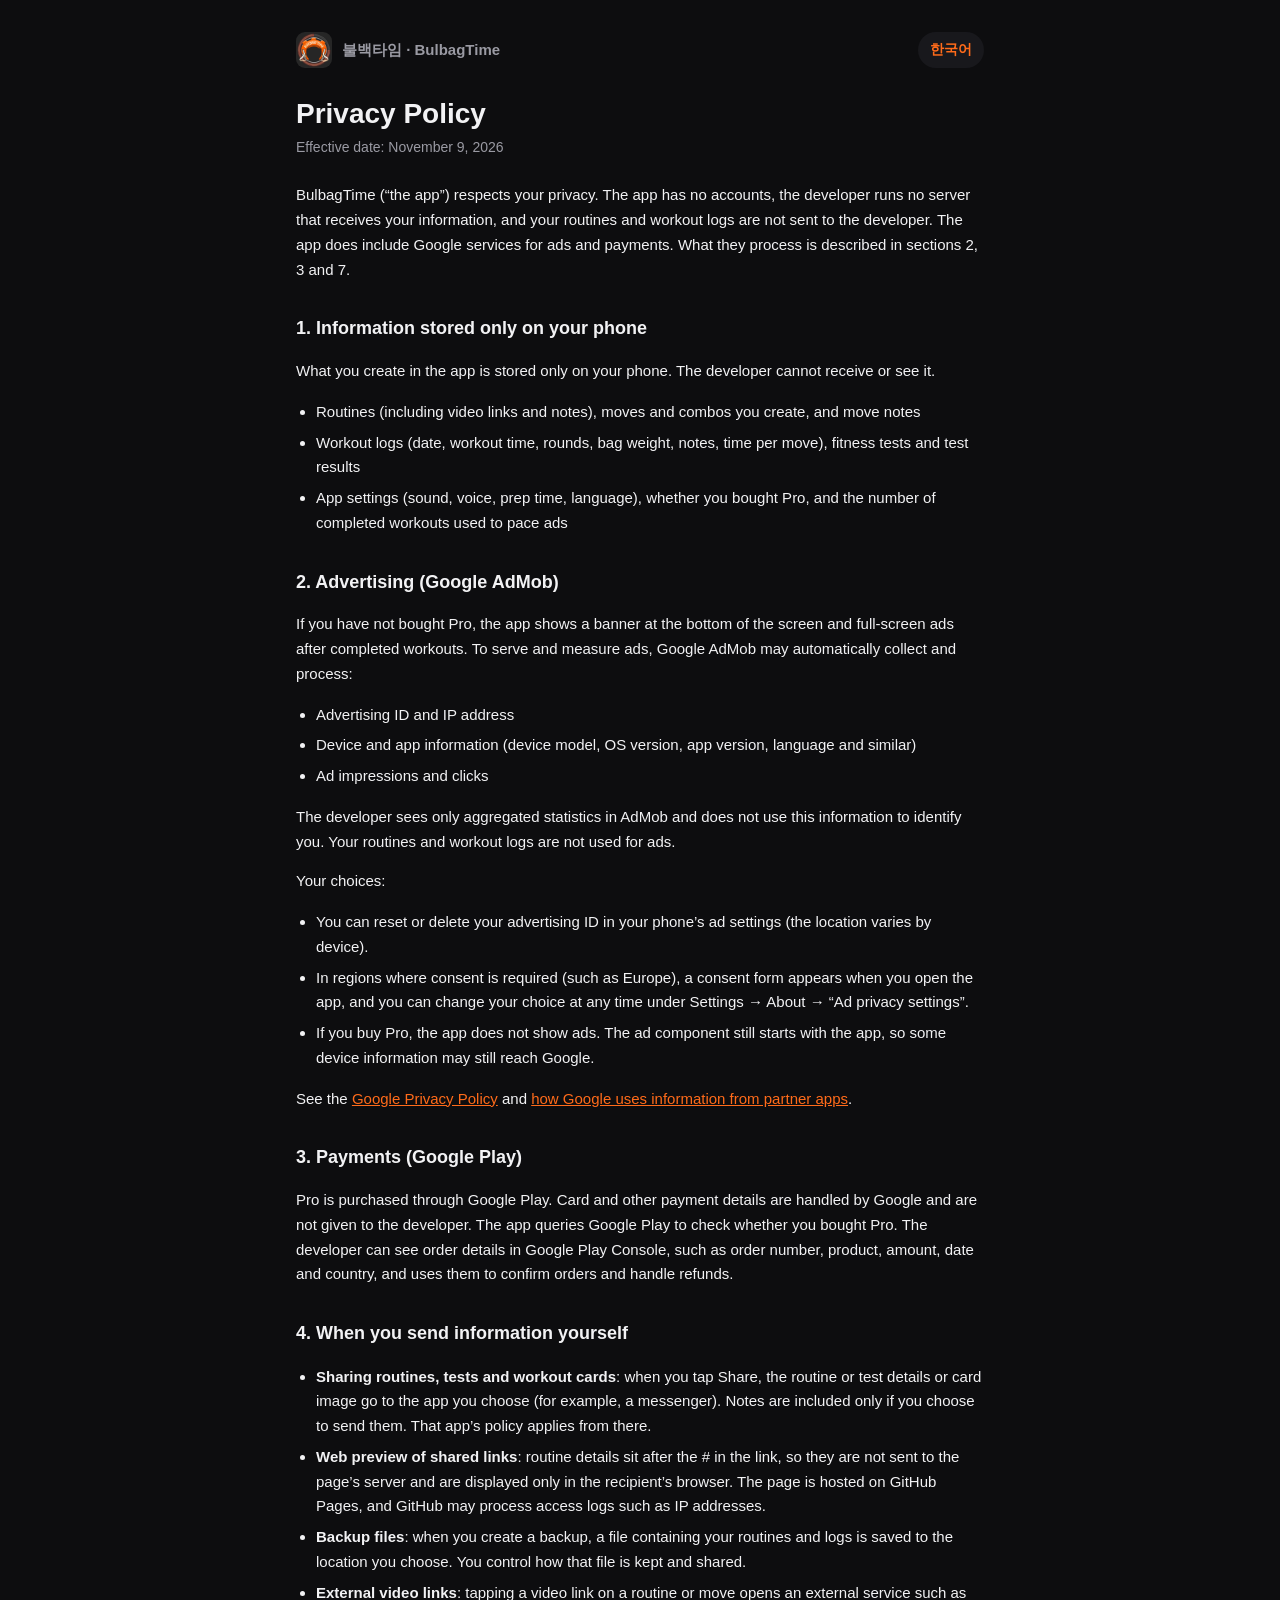
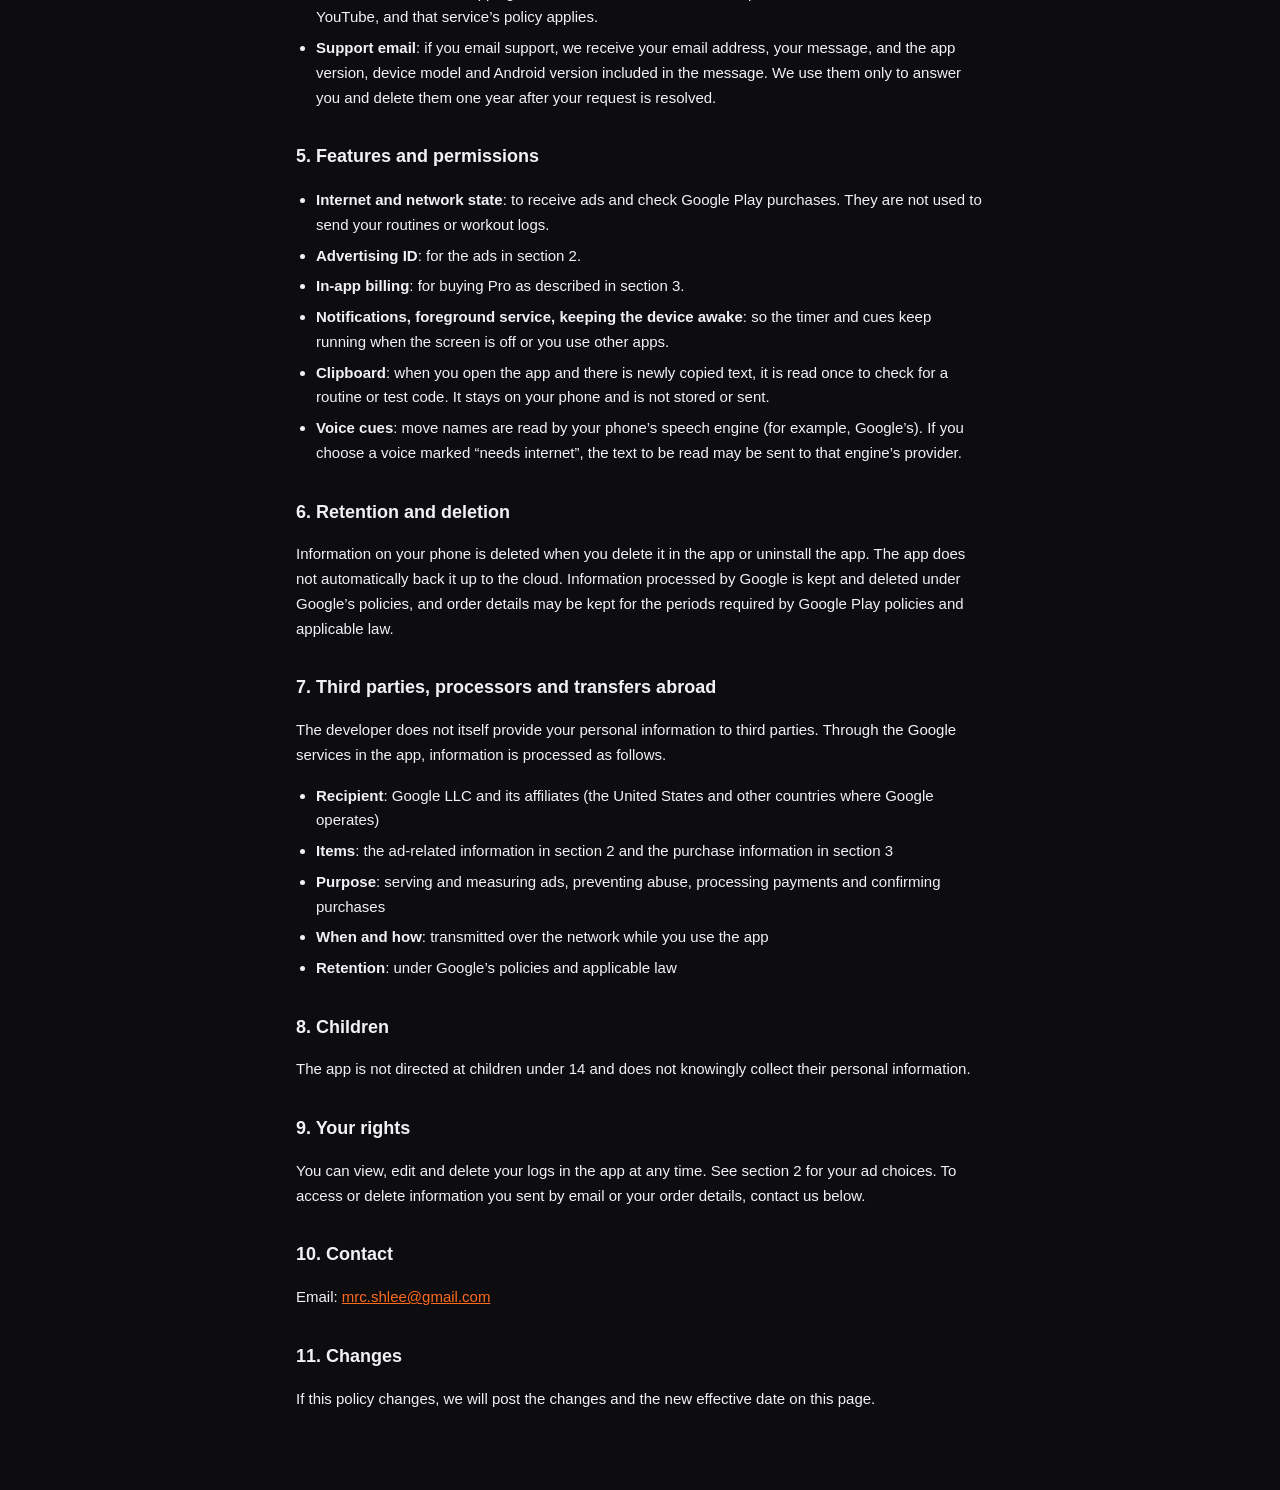
<file: privacy/index.html>
<!doctype html>
<html lang="ko">
<head>
<meta charset="utf-8">
<meta name="viewport" content="width=device-width, initial-scale=1">
<title>개인정보처리방침 · Privacy Policy — 불백타임 BulbagTime</title>
<meta name="theme-color" content="#0D0D0F">
<link rel="icon" href="../icon.png">
<link rel="stylesheet" href="../doc.css">
</head>
<body>
<main>
  <div class="top">
    <div class="brand"><img src="../icon.png" alt=""><span>불백타임 · BulbagTime</span></div>
    <a class="switch" href="#" id="switch"></a>
  </div>

  <article lang="ko" hidden>
    <h1>개인정보처리방침</h1>
    <p class="date">시행일: 2026년 11월 9일</p>

    <p>불백타임(이하 “앱”)은 이용자의 개인정보를 소중히 여기며, 「개인정보 보호법」 등 관련 법령을 지킵니다.
      앱은 회원가입이 없고 개발자가 이용자 정보를 받는 서버를 운영하지 않으며, 루틴과 운동 기록을 개발자에게 보내지 않습니다.
      다만 앱에는 광고와 결제를 위한 Google 서비스가 들어 있고, 이때 처리되는 정보는 아래 2항, 3항, 7항에 적었습니다.</p>

    <h2>1. 휴대폰 안에만 저장되는 정보</h2>
    <p>앱을 쓰면서 만드는 아래 정보는 이용자의 휴대폰 안에만 저장되며, 개발자는 이 정보를 받거나 볼 수 없습니다.</p>
    <ul>
      <li>루틴(영상 링크와 메모 포함), 직접 만든 동작과 콤보, 동작 메모</li>
      <li>운동 기록(날짜, 운동 시간, 라운드, 백 무게, 메모, 동작별 운동 시간), 체력 테스트와 테스트 기록</li>
      <li>앱 설정(소리, 음성, 준비 시간, 언어), 프로 구매 여부, 광고 빈도를 정하기 위한 완료 운동 횟수</li>
    </ul>

    <h2>2. 광고 (Google AdMob)</h2>
    <p>프로를 구매하지 않은 이용자에게는 화면 아래 배너 광고와 운동 완료 뒤 전면광고를 보여줍니다. 광고를 보여주고 측정하기 위해 Google AdMob이 아래 정보를 자동으로 수집·처리할 수 있습니다.</p>
    <ul>
      <li>광고 ID, IP 주소</li>
      <li>기기와 앱 정보(기기 모델, 운영체제 버전, 앱 버전, 언어 등)</li>
      <li>광고 노출과 클릭 정보</li>
    </ul>
    <p>개발자는 AdMob에서 집계된 통계만 보며, 이 정보로 이용자 개인을 식별하지 않습니다. 루틴과 운동 기록은 광고에 쓰지 않습니다.</p>
    <p>이용자는 다음과 같이 광고 관련 선택을 할 수 있습니다.</p>
    <ul>
      <li>휴대폰 설정의 광고 메뉴에서 광고 ID를 재설정하거나 삭제할 수 있습니다(메뉴 위치는 기기마다 다릅니다).</li>
      <li>동의가 필요한 지역(유럽 등)에서는 앱을 열 때 동의 창이 뜨고, 앱의 설정 → 정보 → “광고 개인정보 설정”에서 언제든 바꿀 수 있습니다.</li>
      <li>프로를 구매하면 광고를 보여주지 않습니다. 이 경우에도 광고 구성 요소가 앱과 함께 시작되면서 기기 정보 일부가 Google에 전달될 수 있습니다.</li>
    </ul>
    <p>자세한 내용은 <a href="https://policies.google.com/privacy">Google 개인정보처리방침</a>과 <a href="https://policies.google.com/technologies/partner-sites">Google이 파트너 앱의 정보를 사용하는 방법</a>을 참고해 주세요.</p>

    <h2>3. 결제 (Google Play)</h2>
    <p>프로 구매는 Google Play 결제로 이루어집니다. 카드 등 결제 수단 정보는 Google이 처리하며 개발자에게 전달되지 않습니다. 앱은 프로를 구매했는지 확인하기 위해 Google Play에 구매 내역을 조회합니다. 개발자는 Google Play Console에서 주문번호, 상품, 금액, 일시, 국가 등 주문 정보를 볼 수 있으며, 이를 주문 확인과 환불 처리에 사용합니다.</p>

    <h2>4. 이용자가 직접 보내는 경우</h2>
    <ul>
      <li><b>루틴·테스트 공유, 인증 카드 공유</b>: 이용자가 공유 버튼을 눌러 고른 앱(카카오톡 등)으로 루틴이나 테스트 정보, 카드 이미지가 전달됩니다. 메모는 이용자가 함께 보내기로 고른 경우에만 포함됩니다. 이후 처리는 그 앱의 방침을 따릅니다.</li>
      <li><b>공유 링크의 웹 미리보기</b>: 루틴 내용은 링크의 # 뒤에 들어 있어 페이지 서버로 전송되지 않고 받는 사람의 브라우저 안에서만 표시됩니다. 페이지는 GitHub Pages에서 제공되며, GitHub이 접속 기록(IP 주소 등)을 처리할 수 있습니다.</li>
      <li><b>백업 파일</b>: 이용자가 백업을 만들면 루틴과 기록이 담긴 파일이 이용자가 고른 위치에 저장됩니다. 이 파일의 보관과 전달은 이용자가 관리합니다.</li>
      <li><b>외부 영상 링크</b>: 루틴이나 동작의 영상 링크를 누르면 YouTube 등 외부 서비스가 열리며, 그 서비스의 방침이 적용됩니다.</li>
      <li><b>문의 메일</b>: 고객지원으로 메일을 보내면 이메일 주소, 메일 내용, 본문에 들어간 앱 버전·기기 모델·안드로이드 버전을 받게 됩니다. 문의에 답하는 데만 쓰고, 처리가 끝난 뒤 1년이 지나면 지웁니다.</li>
    </ul>

    <h2>5. 앱이 사용하는 기능과 권한</h2>
    <ul>
      <li><b>인터넷, 네트워크 상태</b>: 광고를 받고 Google Play 구매를 확인하는 데 씁니다. 루틴과 운동 기록을 보내는 데는 쓰지 않습니다.</li>
      <li><b>광고 ID</b>: 2항의 광고에 씁니다.</li>
      <li><b>인앱 결제</b>: 3항의 프로 구매에 씁니다.</li>
      <li><b>알림, 포그라운드 서비스, 절전 중 작동 유지</b>: 화면이 꺼지거나 다른 앱을 써도 타이머와 소리 안내가 이어지도록 씁니다.</li>
      <li><b>클립보드</b>: 앱을 열었을 때 새로 복사된 글이 있으면, 루틴이나 테스트 코드가 들어 있는지 확인하기 위해 한 번 읽습니다. 읽은 내용은 휴대폰 안에서만 쓰고 저장하거나 보내지 않습니다.</li>
      <li><b>음성 안내</b>: 휴대폰의 음성 엔진(예: Google 음성 엔진)으로 동작 이름을 읽습니다. 설정에서 “인터넷 필요” 음성을 고르면 읽을 문장이 그 엔진 제공자에게 전달될 수 있습니다.</li>
    </ul>

    <h2>6. 보관과 삭제</h2>
    <p>휴대폰 안의 정보는 이용자가 앱에서 지우거나 앱을 삭제하면 함께 지워집니다. 앱은 정보를 클라우드에 자동으로 백업하지 않습니다. Google이 처리하는 정보는 Google의 정책에 따라 보관·삭제되며, 주문 정보는 Google Play 정책과 관련 법령이 정한 기간 동안 보관될 수 있습니다.</p>

    <h2>7. 제3자 제공과 처리 위탁, 국외 이전</h2>
    <p>개발자는 이용자의 개인정보를 직접 제3자에게 제공하지 않습니다. 앱에 포함된 Google 서비스를 통해 아래와 같이 정보가 처리됩니다.</p>
    <ul>
      <li><b>받는 자</b>: Google LLC 및 그 계열사(미국 등 Google이 운영하는 국가)</li>
      <li><b>항목</b>: 2항의 광고 관련 정보, 3항의 구매 정보</li>
      <li><b>목적</b>: 광고 제공·측정·부정 사용 방지, 결제 처리와 구매 확인</li>
      <li><b>이전 시기와 방법</b>: 앱을 사용하는 동안 네트워크를 통해 전송</li>
      <li><b>보유 기간</b>: Google의 정책과 관련 법령에 따름</li>
    </ul>

    <h2>8. 아동</h2>
    <p>앱은 만 14세 미만 아동을 대상으로 하지 않으며, 만 14세 미만 아동의 개인정보를 알면서 수집하지 않습니다.</p>

    <h2>9. 이용자의 권리</h2>
    <p>이용자는 앱에서 언제든 자신의 기록을 보고, 고치고, 지울 수 있습니다. 광고와 관련된 선택은 2항을 참고해 주세요. 문의 메일로 보낸 정보나 주문 정보의 확인·삭제를 원하면 아래로 연락해 주세요.</p>

    <h2>10. 개인정보 보호 문의</h2>
    <p>이메일: <a href="mailto:mrc.shlee@gmail.com">mrc.shlee@gmail.com</a></p>

    <h2>11. 방침의 변경</h2>
    <p>이 방침이 바뀌면 이 페이지에 바뀐 내용과 시행일을 알립니다.</p>
  </article>

  <article lang="en" hidden>
    <h1>Privacy Policy</h1>
    <p class="date">Effective date: November 9, 2026</p>

    <p>BulbagTime (“the app”) respects your privacy. The app has no accounts, the developer runs no server that receives your information,
      and your routines and workout logs are not sent to the developer.
      The app does include Google services for ads and payments. What they process is described in sections 2, 3 and 7.</p>

    <h2>1. Information stored only on your phone</h2>
    <p>What you create in the app is stored only on your phone. The developer cannot receive or see it.</p>
    <ul>
      <li>Routines (including video links and notes), moves and combos you create, and move notes</li>
      <li>Workout logs (date, workout time, rounds, bag weight, notes, time per move), fitness tests and test results</li>
      <li>App settings (sound, voice, prep time, language), whether you bought Pro, and the number of completed workouts used to pace ads</li>
    </ul>

    <h2>2. Advertising (Google AdMob)</h2>
    <p>If you have not bought Pro, the app shows a banner at the bottom of the screen and full-screen ads after completed workouts. To serve and measure ads, Google AdMob may automatically collect and process:</p>
    <ul>
      <li>Advertising ID and IP address</li>
      <li>Device and app information (device model, OS version, app version, language and similar)</li>
      <li>Ad impressions and clicks</li>
    </ul>
    <p>The developer sees only aggregated statistics in AdMob and does not use this information to identify you. Your routines and workout logs are not used for ads.</p>
    <p>Your choices:</p>
    <ul>
      <li>You can reset or delete your advertising ID in your phone’s ad settings (the location varies by device).</li>
      <li>In regions where consent is required (such as Europe), a consent form appears when you open the app, and you can change your choice at any time under Settings → About → “Ad privacy settings”.</li>
      <li>If you buy Pro, the app does not show ads. The ad component still starts with the app, so some device information may still reach Google.</li>
    </ul>
    <p>See the <a href="https://policies.google.com/privacy">Google Privacy Policy</a> and <a href="https://policies.google.com/technologies/partner-sites">how Google uses information from partner apps</a>.</p>

    <h2>3. Payments (Google Play)</h2>
    <p>Pro is purchased through Google Play. Card and other payment details are handled by Google and are not given to the developer. The app queries Google Play to check whether you bought Pro. The developer can see order details in Google Play Console, such as order number, product, amount, date and country, and uses them to confirm orders and handle refunds.</p>

    <h2>4. When you send information yourself</h2>
    <ul>
      <li><b>Sharing routines, tests and workout cards</b>: when you tap Share, the routine or test details or card image go to the app you choose (for example, a messenger). Notes are included only if you choose to send them. That app’s policy applies from there.</li>
      <li><b>Web preview of shared links</b>: routine details sit after the # in the link, so they are not sent to the page’s server and are displayed only in the recipient’s browser. The page is hosted on GitHub Pages, and GitHub may process access logs such as IP addresses.</li>
      <li><b>Backup files</b>: when you create a backup, a file containing your routines and logs is saved to the location you choose. You control how that file is kept and shared.</li>
      <li><b>External video links</b>: tapping a video link on a routine or move opens an external service such as YouTube, and that service’s policy applies.</li>
      <li><b>Support email</b>: if you email support, we receive your email address, your message, and the app version, device model and Android version included in the message. We use them only to answer you and delete them one year after your request is resolved.</li>
    </ul>

    <h2>5. Features and permissions</h2>
    <ul>
      <li><b>Internet and network state</b>: to receive ads and check Google Play purchases. They are not used to send your routines or workout logs.</li>
      <li><b>Advertising ID</b>: for the ads in section 2.</li>
      <li><b>In-app billing</b>: for buying Pro as described in section 3.</li>
      <li><b>Notifications, foreground service, keeping the device awake</b>: so the timer and cues keep running when the screen is off or you use other apps.</li>
      <li><b>Clipboard</b>: when you open the app and there is newly copied text, it is read once to check for a routine or test code. It stays on your phone and is not stored or sent.</li>
      <li><b>Voice cues</b>: move names are read by your phone’s speech engine (for example, Google’s). If you choose a voice marked “needs internet”, the text to be read may be sent to that engine’s provider.</li>
    </ul>

    <h2>6. Retention and deletion</h2>
    <p>Information on your phone is deleted when you delete it in the app or uninstall the app. The app does not automatically back it up to the cloud. Information processed by Google is kept and deleted under Google’s policies, and order details may be kept for the periods required by Google Play policies and applicable law.</p>

    <h2>7. Third parties, processors and transfers abroad</h2>
    <p>The developer does not itself provide your personal information to third parties. Through the Google services in the app, information is processed as follows.</p>
    <ul>
      <li><b>Recipient</b>: Google LLC and its affiliates (the United States and other countries where Google operates)</li>
      <li><b>Items</b>: the ad-related information in section 2 and the purchase information in section 3</li>
      <li><b>Purpose</b>: serving and measuring ads, preventing abuse, processing payments and confirming purchases</li>
      <li><b>When and how</b>: transmitted over the network while you use the app</li>
      <li><b>Retention</b>: under Google’s policies and applicable law</li>
    </ul>

    <h2>8. Children</h2>
    <p>The app is not directed at children under 14 and does not knowingly collect their personal information.</p>

    <h2>9. Your rights</h2>
    <p>You can view, edit and delete your logs in the app at any time. See section 2 for your ad choices. To access or delete information you sent by email or your order details, contact us below.</p>

    <h2>10. Contact</h2>
    <p>Email: <a href="mailto:mrc.shlee@gmail.com">mrc.shlee@gmail.com</a></p>

    <h2>11. Changes</h2>
    <p>If this policy changes, we will post the changes and the new effective date on this page.</p>
  </article>
</main>
<script src="../doc.js"></script>
</body>
</html>
</file>
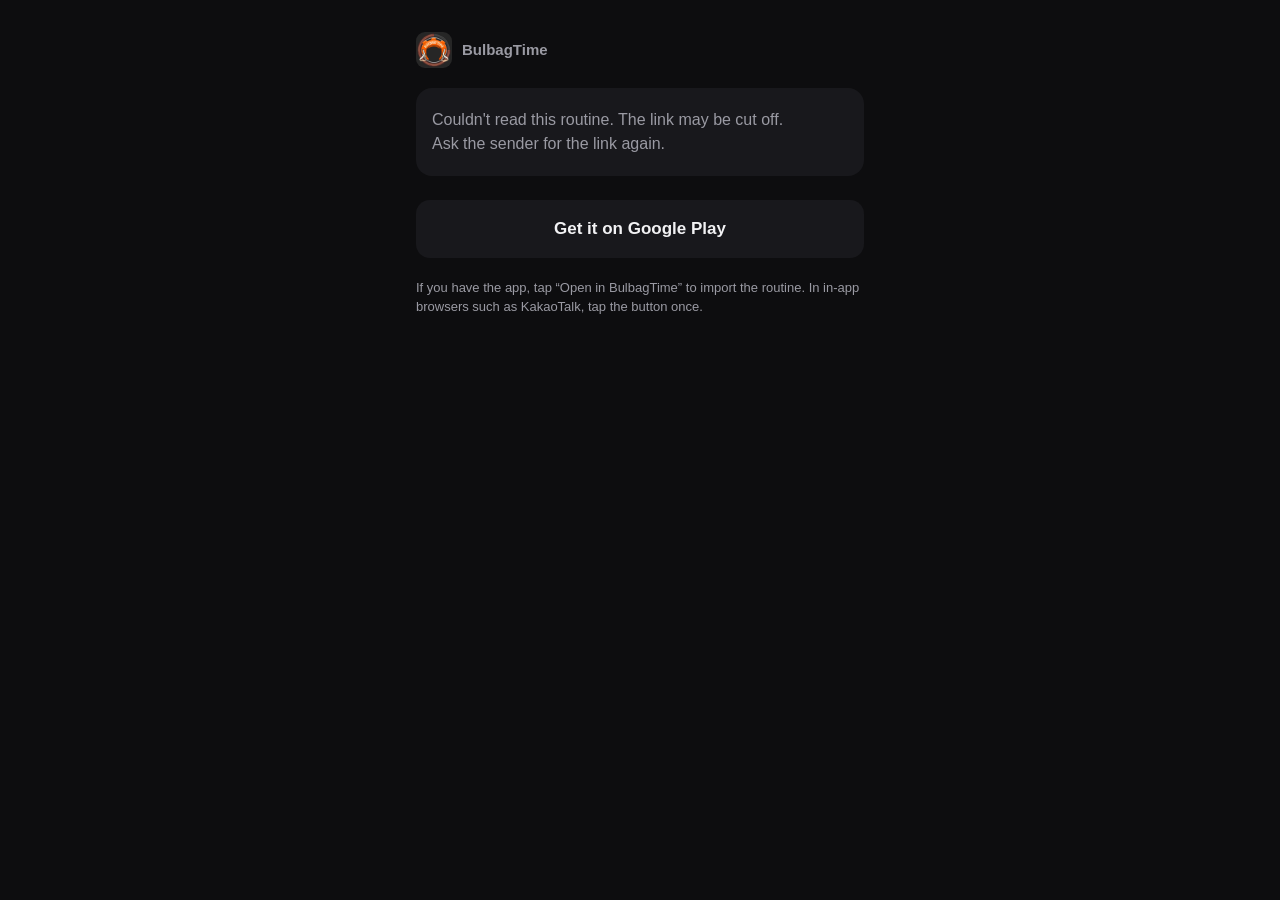
<file: r/index.html>
<!doctype html>
<html lang="ko">
<head>
<meta charset="utf-8">
<meta name="viewport" content="width=device-width, initial-scale=1">
<title>불백타임 루틴 · BulbagTime routine</title>
<!-- 미리보기(카톡 등)는 받는 사람 언어를 모르므로 두 언어를 같이 쓴다 -->
<meta name="description" content="불백타임에서 공유한 운동 루틴이에요. A workout routine shared from BulbagTime.">
<meta property="og:title" content="불백타임 루틴 공유 · BulbagTime routine">
<meta property="og:description" content="눌러서 앱으로 루틴을 가져오세요 · Tap to import it into the app">
<meta property="og:image" content="https://mrcshlee-dot.github.io/icon.png">
<meta name="theme-color" content="#0D0D0F">
<link rel="icon" href="../icon.png">
<style>
  :root {
    --bg: #0D0D0F;
    --card: #18181C;
    --line: #242428;
    --text: #F2F2F4;
    --muted: #9A9AA3;
    --orange: #FF6B1A;
    --on-orange: #1A0A00;
  }
  * { box-sizing: border-box; }
  body {
    margin: 0;
    background: var(--bg);
    color: var(--text);
    font-family: -apple-system, BlinkMacSystemFont, "Apple SD Gothic Neo", "Noto Sans KR", "Malgun Gothic", sans-serif;
    line-height: 1.5;
  }
  main { max-width: 480px; margin: 0 auto; padding: 32px 16px 48px; }
  .brand { display: flex; align-items: center; gap: 10px; color: var(--muted); font-size: 15px; font-weight: 600; }
  .brand img { width: 36px; height: 36px; border-radius: 9px; }
  h1 { font-size: 26px; line-height: 1.3; margin: 20px 0 6px; word-break: keep-all; }
  .meta { color: var(--muted); font-size: 15px; margin: 0; }
  .card { background: var(--card); border-radius: 16px; padding: 4px 16px; margin: 20px 0 24px; }
  ol { list-style: none; margin: 0; padding: 0; }
  li { display: flex; align-items: center; gap: 12px; padding: 12px 0; border-top: 1px solid var(--line); }
  li:first-child { border-top: 0; }
  .num { width: 24px; color: var(--muted); font-variant-numeric: tabular-nums; text-align: right; flex: none; }
  .name { flex: 1; font-weight: 600; word-break: keep-all; }
  .sub { color: var(--muted); font-size: 13px; flex: none; }
  .btn {
    display: block; width: 100%; padding: 16px; border-radius: 14px; border: 0;
    font-size: 17px; font-weight: 700; text-align: center; text-decoration: none; margin-top: 10px;
  }
  .primary { background: var(--orange); color: var(--on-orange); }
  .secondary { background: var(--card); color: var(--text); }
  .note { color: var(--muted); font-size: 13px; margin-top: 20px; word-break: keep-all; }
  .routine-note { background: var(--card); border-radius: 16px; padding: 14px 16px; margin: 16px 0 0; white-space: pre-wrap; overflow-wrap: anywhere; color: var(--muted); font-size: 15px; }
  .routine-note a { color: var(--orange); }
  .error { background: var(--card); border-radius: 16px; padding: 20px 16px; margin: 20px 0 24px; color: var(--muted); }
  [hidden] { display: none !important; }
</style>
</head>
<body>
<main>
  <div class="brand"><img src="../icon.png" alt=""><span data-t="brand">불백타임</span></div>

  <section id="routine" hidden>
    <h1 id="title"></h1>
    <p class="meta" id="meta"></p>
    <a class="btn secondary" id="video" href="#" target="_blank" rel="noopener noreferrer nofollow" hidden></a>
    <div class="routine-note" id="routine-note" hidden></div>
    <div class="card"><ol id="items"></ol></div>
  </section>

  <div class="error" id="error" data-t="error" hidden></div>

  <a class="btn primary" id="open" href="#" data-t="open"></a>
  <a class="btn secondary" id="install" href="#" data-t="install"></a>
  <p class="note" data-t="note"></p>
</main>
<script>
(function () {
  var PACKAGE = 'com.bulbagtime.app';
  var STORE = 'https://play.google.com/store/apps/details?id=' + PACKAGE;
  // 브라우저 언어가 한국어면 한국어, 아니면 영어 (앱과 같은 기준)
  var KO = /^ko\b/i.test(navigator.language || '');
  var T = KO ? {
    brand: '불백타임',
    error: '루틴 정보를 읽지 못했어요. 링크가 잘렸을 수 있어요.<br>보낸 사람에게 링크를 다시 받아 주세요.',
    open: '불백타임에서 열기',
    video: '▶ 따라 할 영상 보기',
    install: '플레이 스토어에서 설치',
    note: '앱이 있으면 “불백타임에서 열기”를 누르면 루틴 가져오기 창이 떠요. 카카오톡에서 열었다면 이 버튼을 한 번 눌러 주세요.',
    title: function (name) { return '“' + name + '” 루틴'; },
    docTitle: function (name) { return '“' + name + '” · 불백타임 루틴'; },
    shared: '공유받은 루틴',
    moves: function (n) { return '동작 ' + n + '개'; },
    rounds: function (n) { return n + '라운드'; },
    minutes: function (n) { return n + '분'; },
    work: function (w, r) { return w + '초' + (r > 0 ? ' / 휴식 ' + r + '초' : ''); },
    modes: { INTERVAL: '인터벌', EMOM: 'EMOM', AMRAP: 'AMRAP', TABATA: '타바타' },
    categories: { DYNAMIC: '스윙·회전', LOWER: '스쿼트·힌지', UPPER: '밀기·당기기', CORE: '바닥 운동' },
    testTitle: function (name) { return '“' + name + '” 테스트'; },
    testDocTitle: function (name) { return '“' + name + '” · 불백타임 테스트'; },
    testLabel: '테스트',
    reps: function (n, eachSide) { return eachSide ? '좌우 각 ' + n + '회' : n + '회'; },
    roundSub: function (cap, sets) { return '제한 ' + cap + (sets > 1 ? ' · ' + sets + '세트' : ''); }
  } : {
    brand: 'BulbagTime',
    error: 'Couldn\'t read this routine. The link may be cut off.<br>Ask the sender for the link again.',
    open: 'Open in BulbagTime',
    video: '▶ Watch the follow-along video',
    install: 'Get it on Google Play',
    note: 'If you have the app, tap “Open in BulbagTime” to import the routine. In in-app browsers such as KakaoTalk, tap the button once.',
    title: function (name) { return '“' + name + '”'; },
    docTitle: function (name) { return '“' + name + '” · BulbagTime routine'; },
    shared: 'Shared routine',
    moves: function (n) { return n + (n === 1 ? ' move' : ' moves'); },
    rounds: function (n) { return n + (n === 1 ? ' round' : ' rounds'); },
    minutes: function (n) { return n + ' min'; },
    work: function (w, r) { return w + 's' + (r > 0 ? ' / rest ' + r + 's' : ''); },
    modes: { INTERVAL: 'Interval', EMOM: 'EMOM', AMRAP: 'AMRAP', TABATA: 'Tabata' },
    categories: { DYNAMIC: 'Swings & spins', LOWER: 'Squats & hinges', UPPER: 'Push & pull', CORE: 'Floor work' },
    testTitle: function (name) { return '“' + name + '” test'; },
    testDocTitle: function (name) { return '“' + name + '” · BulbagTime test'; },
    testLabel: 'Test',
    reps: function (n, eachSide) { return eachSide ? n + ' each side' : n + ' reps'; },
    roundSub: function (cap, sets) { return 'cap ' + cap + (sets > 1 ? ' · ' + sets + ' sets' : ''); }
  };
  document.documentElement.lang = KO ? 'ko' : 'en';
  document.title = KO ? '불백타임 루틴' : 'BulbagTime routine';
  Array.prototype.forEach.call(document.querySelectorAll('[data-t]'), function (el) {
    el.innerHTML = T[el.getAttribute('data-t')];
  });
  // BT2의 번호 순서. 앱의 RoutineCode.BUILT_IN과 같아야 하고 뒤에 추가만 한다. [한국어, 부위, 영어]
  var MODE_ORDER = ['INTERVAL', 'EMOM', 'AMRAP', 'TABATA'];
  var CATEGORY_ORDER = ['DYNAMIC', 'LOWER', 'UPPER', 'CORE'];
  var BUILT_IN = [
    ['스핀', 'DYNAMIC', 'Spin'], ['스내치', 'DYNAMIC', 'Snatch'], ['암 스로우', 'DYNAMIC', 'Arm Throw'],
    ['스윙', 'DYNAMIC', 'Swing'], ['사이드 스윙', 'DYNAMIC', 'Side Swing'], ['슬램', 'DYNAMIC', 'Slam'],
    ['스윙 + 스핀', 'DYNAMIC', 'Swing + Spin'] /* 기본 콤보 */, ['램 스윙', 'DYNAMIC', 'Ram Swing'],
    ['백 스쿼트', 'LOWER', 'Back Squat'], ['프론트/제르셔 스쿼트', 'LOWER', 'Front/Zercher Squat'],
    ['런지', 'LOWER', 'Lunge'], ['불가리안 스플릿 스쿼트', 'LOWER', 'Bulgarian Split Squat'],
    ['숄더 레이즈 & 스쿼트', 'LOWER', 'Shoulder Raise & Squat'], ['클린 & 스쿼트', 'DYNAMIC', 'Clean & Squat'],
    ['스윙 스쿼트', 'DYNAMIC', 'Swing Squat'],
    ['오버헤드 프레스', 'UPPER', 'Overhead Press'], ['벤트오버 로우', 'UPPER', 'Bent-over Row'],
    ['푸시업', 'UPPER', 'Push-up'], ['컬 & 익스텐션', 'UPPER', 'Biceps Curl & Triceps Extension'],
    ['벤트 프레스', 'UPPER', 'Bent Press'],
    ['러시안 트위스트', 'CORE', 'Russian Twist'], ['크런치 & 싯업', 'CORE', 'Crunch & Sit-up'],
    ['굿모닝', 'LOWER', 'Good Morning'], ['시멘트 믹서', 'DYNAMIC', 'Cement Mixer'],
    ['스핀 + 스내치', 'DYNAMIC', 'Spin + Snatch'], ['스핀 + 암 스로우', 'DYNAMIC', 'Spin + Arm Throw'],
    ['쓰러스터', 'LOWER', 'Thruster']
  ];

  var hash = location.hash.slice(1);
  // 루틴 코드 BT숫자. 와 테스트 코드 BTT숫자. 를 둘 다 받는다
  var match = /^BTT?\d+\.[A-Za-z0-9_-]+$/.test(hash) ? hash : null;

  // 앱이 있으면 앱을, 없으면 플레이 스토어를 연다. 카톡 안의 브라우저처럼 앱 링크를 바로 열지 않는 곳에서 쓴다
  // 앱이 없을 때 fallback으로 간다. 버튼은 스토어로, 자동 시도는 이 페이지에 그대로 남는다
  function intentUrl(fallback) {
    return 'intent://' + location.host + location.pathname + location.hash +
      '#Intent;scheme=https;package=' + PACKAGE +
      ';S.browser_fallback_url=' + encodeURIComponent(fallback) + ';end';
  }
  var isAndroid = /Android/i.test(navigator.userAgent);
  var openButton = document.getElementById('open');
  openButton.href = isAndroid ? intentUrl(STORE) : STORE;
  document.getElementById('install').href = STORE;
  if (!match) openButton.hidden = true;

  function decodeBase64Url(text) {
    var base64 = text.replace(/-/g, '+').replace(/_/g, '/');
    var binary = atob(base64 + '==='.slice((base64.length + 3) % 4));
    var bytes = new Uint8Array(binary.length);
    for (var i = 0; i < binary.length; i++) bytes[i] = binary.charCodeAt(i);
    return bytes;
  }

  // 앱(RoutineCode.kt)과 같은 형식: "BT2." + 압축(deflate, 헤더 없음)한 JSON을 URL용 Base64로.
  // 형식 설명은 RoutineCode.kt 참고. 화면은 BT1 모양({n, m, R, t, x, i})으로 맞춰서 그린다
  // 테스트 코드(TestSharing.kt의 TestCode): "BTT1." + 같은 방식으로 압축한 JSON.
  // [이름, 라운드들([동작들([번호 또는 [번호들], 횟수, 좌우 각], ...), 세트, 제한초, 휴식초]), 직접 만든 동작들?, 동작 메모들?, 테스트 메모?]
  function decodeTest(code) {
    var version = code.slice(3, code.indexOf('.'));
    if (version !== '1') return Promise.reject(new Error('unknown version'));
    var bytes = decodeBase64Url(code.slice(code.indexOf('.') + 1));
    var stream = new Blob([bytes]).stream().pipeThrough(new DecompressionStream('deflate-raw'));
    return new Response(stream).text().then(JSON.parse).then(function (json) {
      var customs = json[2] || [];
      function nameOf(number) {
        if (number >= 0) return BUILT_IN[number] ? BUILT_IN[number][KO ? 0 : 2] : '?';
        var custom = customs[-number - 1];
        return custom ? custom[0] : '?';
      }
      var rounds = json[1].map(function (round) {
        return {
          moves: round[0].map(function (move) {
            var numbers = Array.isArray(move[0]) ? move[0] : [move[0]];
            return { n: numbers.map(nameOf).join(' & '), reps: move[1], side: move[2] === 1 };
          }),
          sets: round[1], cap: round[2], rest: round[3]
        };
      });
      var note = typeof json[4] === 'string' ? json[4].slice(0, 300) : '';
      return { test: true, n: json[0], rounds: rounds, o: note };
    });
  }

  function formatSec(sec) {
    var s = sec % 60;
    return Math.floor(sec / 60) + ':' + (s < 10 ? '0' : '') + s;
  }

  function showTest(test) {
    document.getElementById('title').textContent = T.testTitle(test.n);
    var total = test.rounds.reduce(function (sum, round, i) {
      return sum + round.cap + (i < test.rounds.length - 1 ? round.rest : 0);
    }, 0);
    document.getElementById('meta').textContent = T.testLabel + ' · ' + T.rounds(test.rounds.length) + ' · ' + formatSec(total);
    var list = document.getElementById('items');
    test.rounds.forEach(function (round, index) {
      var li = document.createElement('li');
      var num = document.createElement('span');
      num.className = 'num';
      num.textContent = (index + 1) + 'R';
      var name = document.createElement('span');
      name.className = 'name';
      name.textContent = round.moves.map(function (move) { return move.n + ' ' + T.reps(move.reps, move.side); }).join(', ');
      var sub = document.createElement('span');
      sub.className = 'sub';
      sub.textContent = T.roundSub(formatSec(round.cap), round.sets);
      li.append(num, name, sub);
      list.append(li);
    });
    if (test.o) {
      var noteEl = document.getElementById('routine-note');
      renderNote(noteEl, test.o);
      noteEl.hidden = false;
    }
    document.getElementById('routine').hidden = false;
    document.title = T.testDocTitle(test.n);
  }

  function decode(code) {
    if (code.indexOf('BTT') === 0) return decodeTest(code);
    var version = code.slice(2, code.indexOf('.'));
    var bytes = decodeBase64Url(code.slice(code.indexOf('.') + 1));
    var stream = new Blob([bytes]).stream().pipeThrough(new DecompressionStream('deflate-raw'));
    return new Response(stream).text().then(JSON.parse).then(function (json) {
      if (version === '1') return json;
      if (version !== '2' && version !== '3') throw new Error('unknown version');
      var customs = json[8] || [];
      var exercises = [];
      // 12번 칸(BT3): 라운드별 구성에서 라운드마다 동작 수. 동작은 라운드 순서로 놓여 있다
      var roundOf = [];
      (json[12] || []).forEach(function (size, index) {
        for (var i = 0; i < size; i++) roundOf.push(index + 1);
      });
      var items = json[7].map(function (item, itemIndex) {
        var number = Array.isArray(item) ? item[0] : item;
        var exercise = number >= 0
          ? { n: BUILT_IN[number][KO ? 0 : 2], c: BUILT_IN[number][1] }
          : { n: customs[-number - 1][0], c: CATEGORY_ORDER[customs[-number - 1][1]] };
        exercises.push(exercise);
        return [exercises.length - 1, Array.isArray(item) ? item[1] : json[2], Array.isArray(item) ? item[2] : json[3], roundOf[itemIndex]];
      });
      // 10번 칸: 루틴 메모(보낸 사람이 메모를 같이 보내기로 했을 때만)
      var note = typeof json[10] === 'string' ? json[10].slice(0, 300) : '';
      // 11번 칸: 따라 할 영상 링크(늘 같이 간다). https 주소일 때만 버튼을 띄운다
      var video = typeof json[11] === 'string' ? json[11].trim().slice(0, 300) : '';
      if (video && !/^https?:\/\//i.test(video)) video = 'https://' + video;
      if (!/^https:\/\/[A-Za-z0-9\-._~:\/?#\[\]@!$&'()*+,;=%]+$/i.test(video)) video = '';
      return { n: json[0], m: MODE_ORDER[json[1]], R: json[4], t: json[6], x: exercises, i: items, o: note, v: video };
    });
  }

  // 남이 쓴 글이라 HTML로 넣지 않고 글자 그대로 넣는다. https 주소만 링크로 만든다(앱과 같은 글자 규칙)
  function renderNote(el, note) {
    var link = /https:\/\/[A-Za-z0-9\-._~:\/?#\[\]@!$&'()*+,;=%]+/gi;
    var trailing = '.,;:!?)]}\'';
    var last = 0;
    var m;
    while ((m = link.exec(note)) !== null) {
      var url = m[0];
      while (url.length > 8 && trailing.indexOf(url.charAt(url.length - 1)) >= 0) url = url.slice(0, -1);
      el.append(document.createTextNode(note.slice(last, m.index)));
      var a = document.createElement('a');
      a.href = url;
      a.textContent = url;
      a.target = '_blank';
      a.rel = 'noopener noreferrer nofollow';
      el.append(a);
      last = m.index + url.length;
      link.lastIndex = last;
    }
    el.append(document.createTextNode(note.slice(last)));
  }

  function show(routine) {
    document.getElementById('title').textContent = T.title(routine.n);
    var count = routine.i.length;
    var meta = (routine.m === 'INTERVAL' || routine.m === 'TABATA')
      ? T.moves(count) + ' · ' + T.rounds(routine.R)
      : T.moves(count) + ' · ' + T.minutes(routine.t);
    document.getElementById('meta').textContent = (T.modes[routine.m] || routine.m) + ' · ' + meta;
    var list = document.getElementById('items');
    routine.i.forEach(function (item, index) {
      var exercise = routine.x[item[0]];
      var li = document.createElement('li');
      var num = document.createElement('span');
      num.className = 'num';
      num.textContent = index + 1;
      var name = document.createElement('span');
      name.className = 'name';
      name.textContent = exercise.n;
      var sub = document.createElement('span');
      sub.className = 'sub';
      var category = T.categories[exercise.c] || '';
      sub.textContent = (item[3] ? item[3] + 'R · ' : '') +
        (routine.m === 'INTERVAL' ? category + ' · ' + T.work(item[1], item[2]) : category);
      li.append(num, name, sub);
      list.append(li);
    });
    if (routine.v) {
      var videoEl = document.getElementById('video');
      videoEl.href = routine.v;
      videoEl.textContent = T.video;
      videoEl.hidden = false;
    }
    if (routine.o) {
      var noteEl = document.getElementById('routine-note');
      renderNote(noteEl, routine.o);
      noteEl.hidden = false;
    }
    document.getElementById('routine').hidden = false;
    document.title = T.docTitle(routine.n);
  }

  if (!match) {
    document.getElementById('error').hidden = false;
    return;
  }
  if (typeof DecompressionStream === 'undefined') {
    // 오래된 브라우저는 미리보기만 못 하고 앱 열기는 된다
    document.getElementById('title').textContent = T.shared;
    document.getElementById('routine').hidden = false;
    document.querySelector('#routine .card').hidden = true;
  } else {
    decode(match).then(function (result) { if (result.test) showTest(result); else show(result); }).catch(function () {
      document.getElementById('error').hidden = false;
      openButton.hidden = true;
    });
  }

  // 앱 링크가 동작하지 않는 곳(카톡 등)에서는 한 번 자동으로 앱을 열어 본다
  if (isAndroid) {
    setTimeout(function () { location.href = intentUrl(location.href); }, 300);
  }
})();
</script>
</body>
</html>
</file>
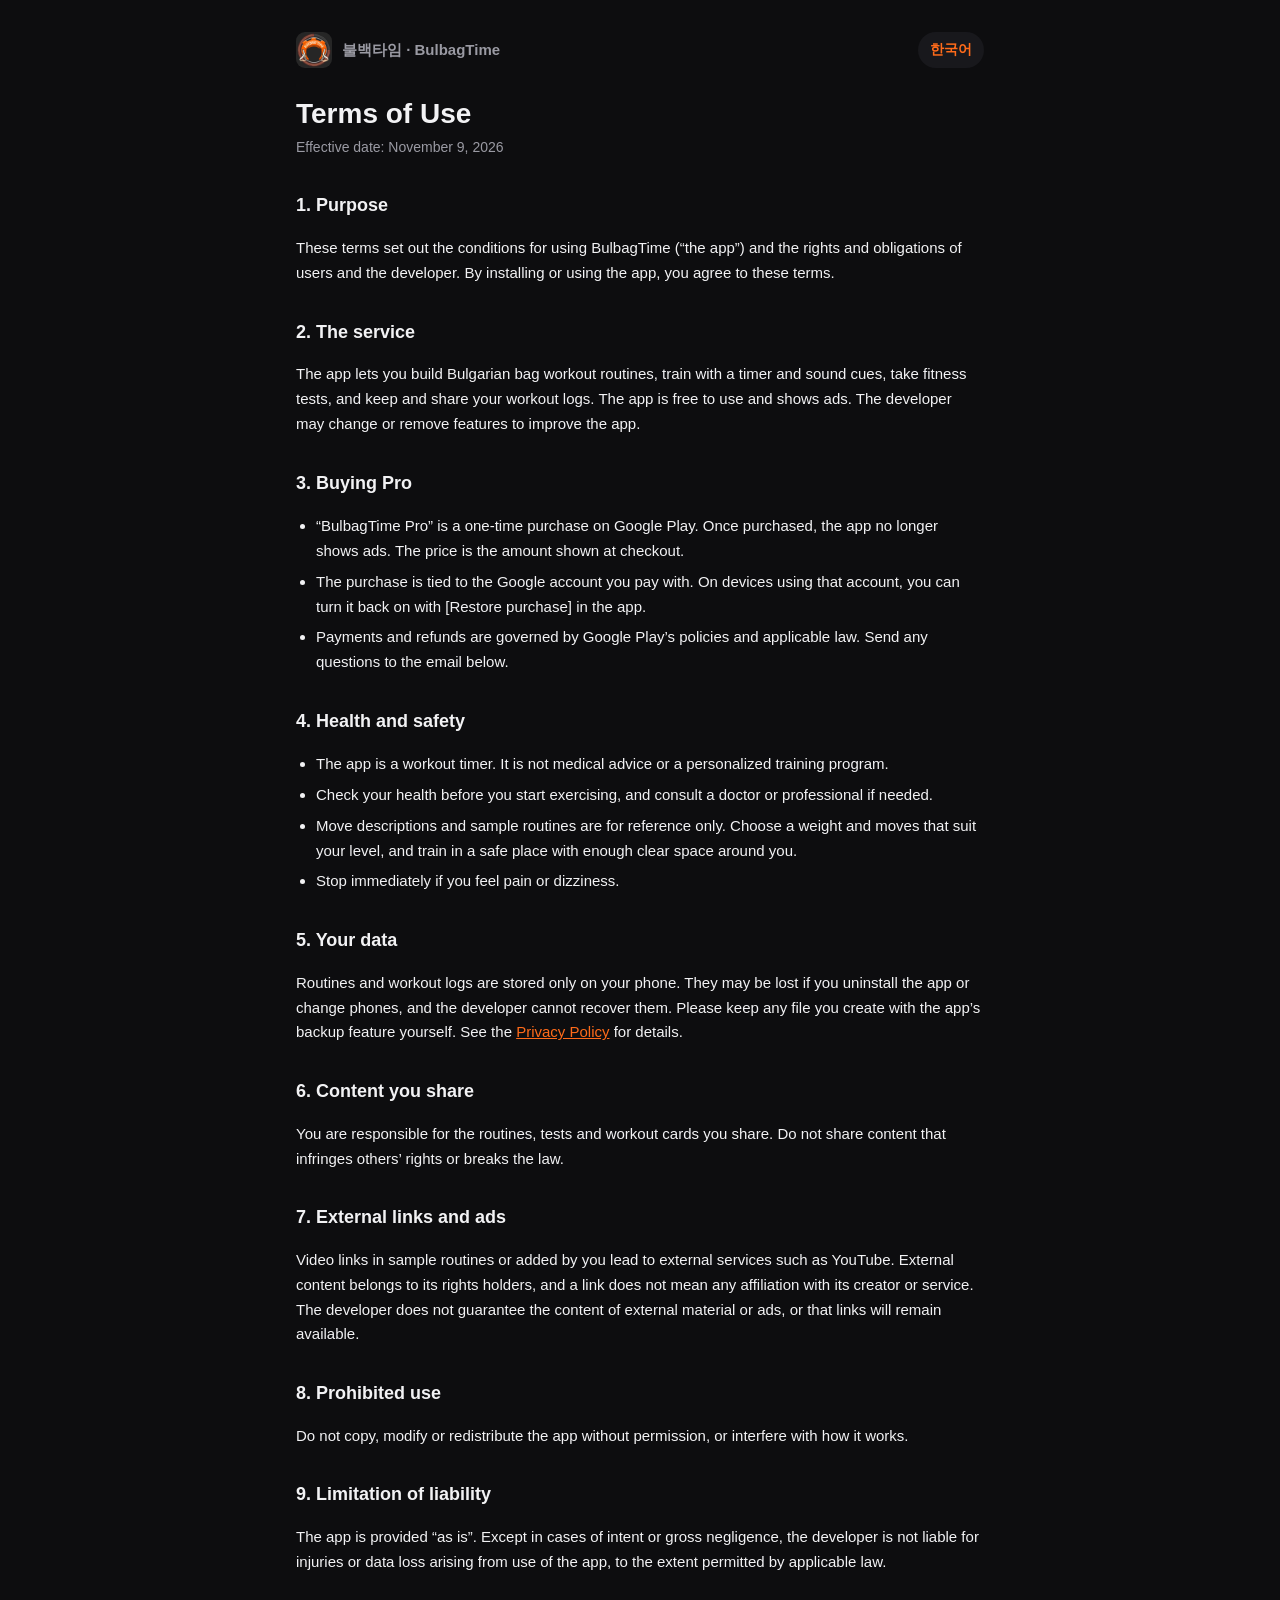
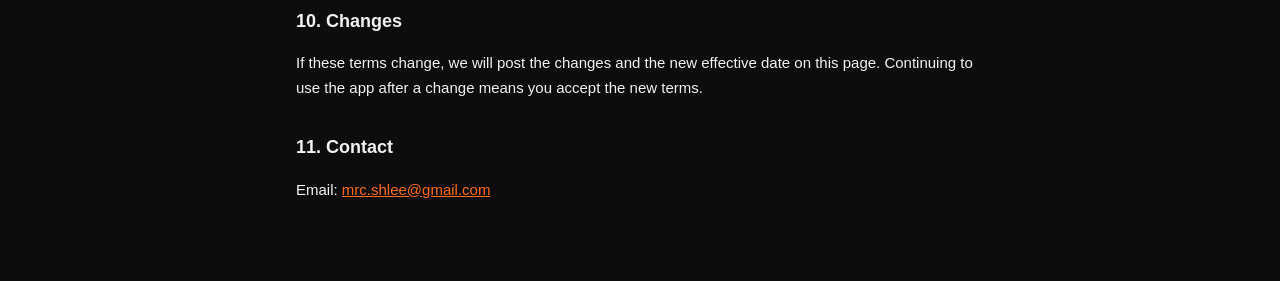
<file: terms/index.html>
<!doctype html>
<html lang="ko">
<head>
<meta charset="utf-8">
<meta name="viewport" content="width=device-width, initial-scale=1">
<title>이용약관 · Terms of Use — 불백타임 BulbagTime</title>
<meta name="theme-color" content="#0D0D0F">
<link rel="icon" href="../icon.png">
<link rel="stylesheet" href="../doc.css">
</head>
<body>
<main>
  <div class="top">
    <div class="brand"><img src="../icon.png" alt=""><span>불백타임 · BulbagTime</span></div>
    <a class="switch" href="#" id="switch"></a>
  </div>

  <article lang="ko" hidden>
    <h1>이용약관</h1>
    <p class="date">시행일: 2026년 11월 9일</p>

    <h2>1. 목적</h2>
    <p>이 약관은 불백타임(이하 “앱”)을 이용하는 데 필요한 조건과 이용자와 개발자의 권리·의무를 정합니다. 앱을 설치하거나 사용하면 이 약관에 동의한 것으로 봅니다.</p>

    <h2>2. 서비스 내용</h2>
    <p>앱은 불가리안백 운동 루틴을 만들고, 타이머와 소리 안내를 받으며 운동하고, 체력 테스트를 하고, 기록을 남기고 공유하는 기능을 제공합니다. 앱은 무료로 쓸 수 있으며 광고가 표시됩니다. 개발자는 앱을 더 낫게 하기 위해 기능을 바꾸거나 없앨 수 있습니다.</p>

    <h2>3. 프로 구매</h2>
    <ul>
      <li>“불백타임 프로”는 Google Play에서 한 번 결제하는 상품이며, 구매하면 앱의 광고가 표시되지 않습니다. 가격은 결제 화면에 표시된 금액입니다.</li>
      <li>구매는 결제한 Google 계정에 연결됩니다. 같은 계정을 쓰는 기기에서는 앱의 [구매 복원]으로 다시 켤 수 있습니다.</li>
      <li>결제와 환불은 Google Play의 정책과 관련 법령을 따릅니다. 문의는 아래 이메일로 보내 주세요.</li>
    </ul>

    <h2>4. 건강과 안전</h2>
    <ul>
      <li>앱은 운동 시간을 안내하는 도구이며 의료 조언이나 개인 맞춤 운동 처방이 아닙니다.</li>
      <li>운동을 시작하기 전에 자신의 건강 상태를 확인하고, 필요하면 의사나 전문가와 상의하세요.</li>
      <li>동작 설명과 예시 루틴은 참고용입니다. 자신의 수준에 맞는 무게와 동작을 고르고, 주변을 충분히 비운 안전한 곳에서 운동하세요.</li>
      <li>통증이나 어지러움이 느껴지면 바로 멈추세요.</li>
    </ul>

    <h2>5. 이용자의 데이터</h2>
    <p>루틴과 운동 기록은 이용자의 휴대폰에만 저장됩니다. 앱을 지우거나 휴대폰을 바꾸면 기록이 사라질 수 있으며, 개발자는 이를 되살릴 수 없습니다. 앱의 백업 기능으로 만든 파일은 이용자가 직접 보관해 주세요. 자세한 내용은 <a href="../privacy/">개인정보처리방침</a>을 따릅니다.</p>

    <h2>6. 공유한 내용</h2>
    <p>이용자가 공유한 루틴, 테스트, 인증 카드에 대한 책임은 공유한 이용자에게 있습니다. 다른 사람의 권리를 침해하거나 법에 어긋나는 내용을 공유하지 마세요.</p>

    <h2>7. 외부 링크와 광고</h2>
    <p>예시 루틴이나 이용자가 넣은 영상 링크는 YouTube 등 외부 서비스로 연결됩니다. 외부 콘텐츠의 권리는 해당 권리자에게 있고, 링크가 있다고 해서 그 제작자나 서비스와 제휴 관계에 있다는 뜻은 아닙니다. 외부 콘텐츠와 광고의 내용, 링크의 유지 여부는 개발자가 보장하지 않습니다.</p>

    <h2>8. 금지 행위</h2>
    <p>앱을 무단으로 복제·변경·재배포하거나, 앱의 정상적인 동작을 방해해서는 안 됩니다.</p>

    <h2>9. 책임의 제한</h2>
    <p>앱은 있는 그대로 제공됩니다. 개발자는 고의 또는 중대한 과실이 없는 한, 앱을 사용하다 생긴 부상이나 데이터 손실 등에 책임을 지지 않습니다. 다만 관련 법령이 허용하지 않는 범위까지 책임을 면하지는 않습니다.</p>

    <h2>10. 약관의 변경</h2>
    <p>약관이 바뀌면 이 페이지에 바뀐 내용과 시행일을 알립니다. 바뀐 뒤에도 앱을 계속 쓰면 바뀐 약관에 동의한 것으로 봅니다.</p>

    <h2>11. 문의</h2>
    <p>이메일: <a href="mailto:mrc.shlee@gmail.com">mrc.shlee@gmail.com</a></p>
  </article>

  <article lang="en" hidden>
    <h1>Terms of Use</h1>
    <p class="date">Effective date: November 9, 2026</p>

    <h2>1. Purpose</h2>
    <p>These terms set out the conditions for using BulbagTime (“the app”) and the rights and obligations of users and the developer. By installing or using the app, you agree to these terms.</p>

    <h2>2. The service</h2>
    <p>The app lets you build Bulgarian bag workout routines, train with a timer and sound cues, take fitness tests, and keep and share your workout logs. The app is free to use and shows ads. The developer may change or remove features to improve the app.</p>

    <h2>3. Buying Pro</h2>
    <ul>
      <li>“BulbagTime Pro” is a one-time purchase on Google Play. Once purchased, the app no longer shows ads. The price is the amount shown at checkout.</li>
      <li>The purchase is tied to the Google account you pay with. On devices using that account, you can turn it back on with [Restore purchase] in the app.</li>
      <li>Payments and refunds are governed by Google Play’s policies and applicable law. Send any questions to the email below.</li>
    </ul>

    <h2>4. Health and safety</h2>
    <ul>
      <li>The app is a workout timer. It is not medical advice or a personalized training program.</li>
      <li>Check your health before you start exercising, and consult a doctor or professional if needed.</li>
      <li>Move descriptions and sample routines are for reference only. Choose a weight and moves that suit your level, and train in a safe place with enough clear space around you.</li>
      <li>Stop immediately if you feel pain or dizziness.</li>
    </ul>

    <h2>5. Your data</h2>
    <p>Routines and workout logs are stored only on your phone. They may be lost if you uninstall the app or change phones, and the developer cannot recover them. Please keep any file you create with the app’s backup feature yourself. See the <a href="../privacy/">Privacy Policy</a> for details.</p>

    <h2>6. Content you share</h2>
    <p>You are responsible for the routines, tests and workout cards you share. Do not share content that infringes others’ rights or breaks the law.</p>

    <h2>7. External links and ads</h2>
    <p>Video links in sample routines or added by you lead to external services such as YouTube. External content belongs to its rights holders, and a link does not mean any affiliation with its creator or service. The developer does not guarantee the content of external material or ads, or that links will remain available.</p>

    <h2>8. Prohibited use</h2>
    <p>Do not copy, modify or redistribute the app without permission, or interfere with how it works.</p>

    <h2>9. Limitation of liability</h2>
    <p>The app is provided “as is”. Except in cases of intent or gross negligence, the developer is not liable for injuries or data loss arising from use of the app, to the extent permitted by applicable law.</p>

    <h2>10. Changes</h2>
    <p>If these terms change, we will post the changes and the new effective date on this page. Continuing to use the app after a change means you accept the new terms.</p>

    <h2>11. Contact</h2>
    <p>Email: <a href="mailto:mrc.shlee@gmail.com">mrc.shlee@gmail.com</a></p>
  </article>
</main>
<script src="../doc.js"></script>
</body>
</html>
</file>
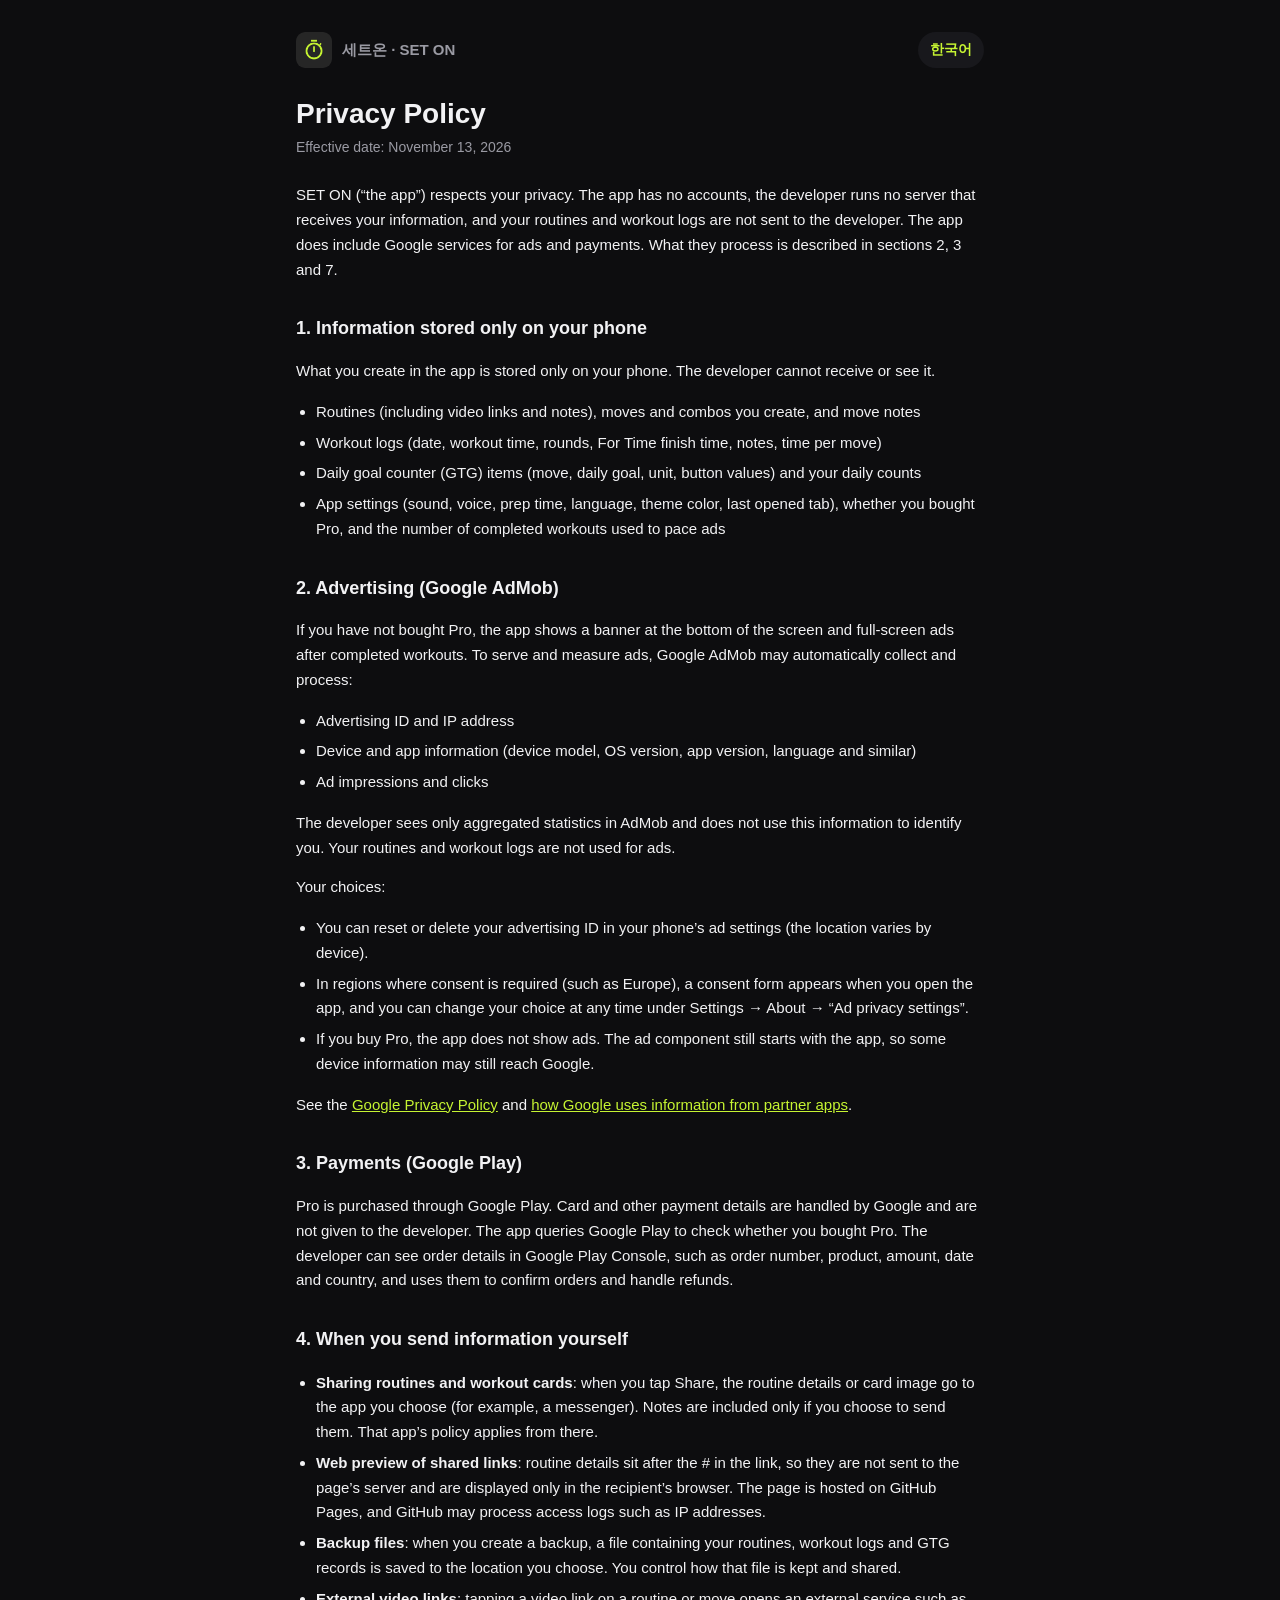
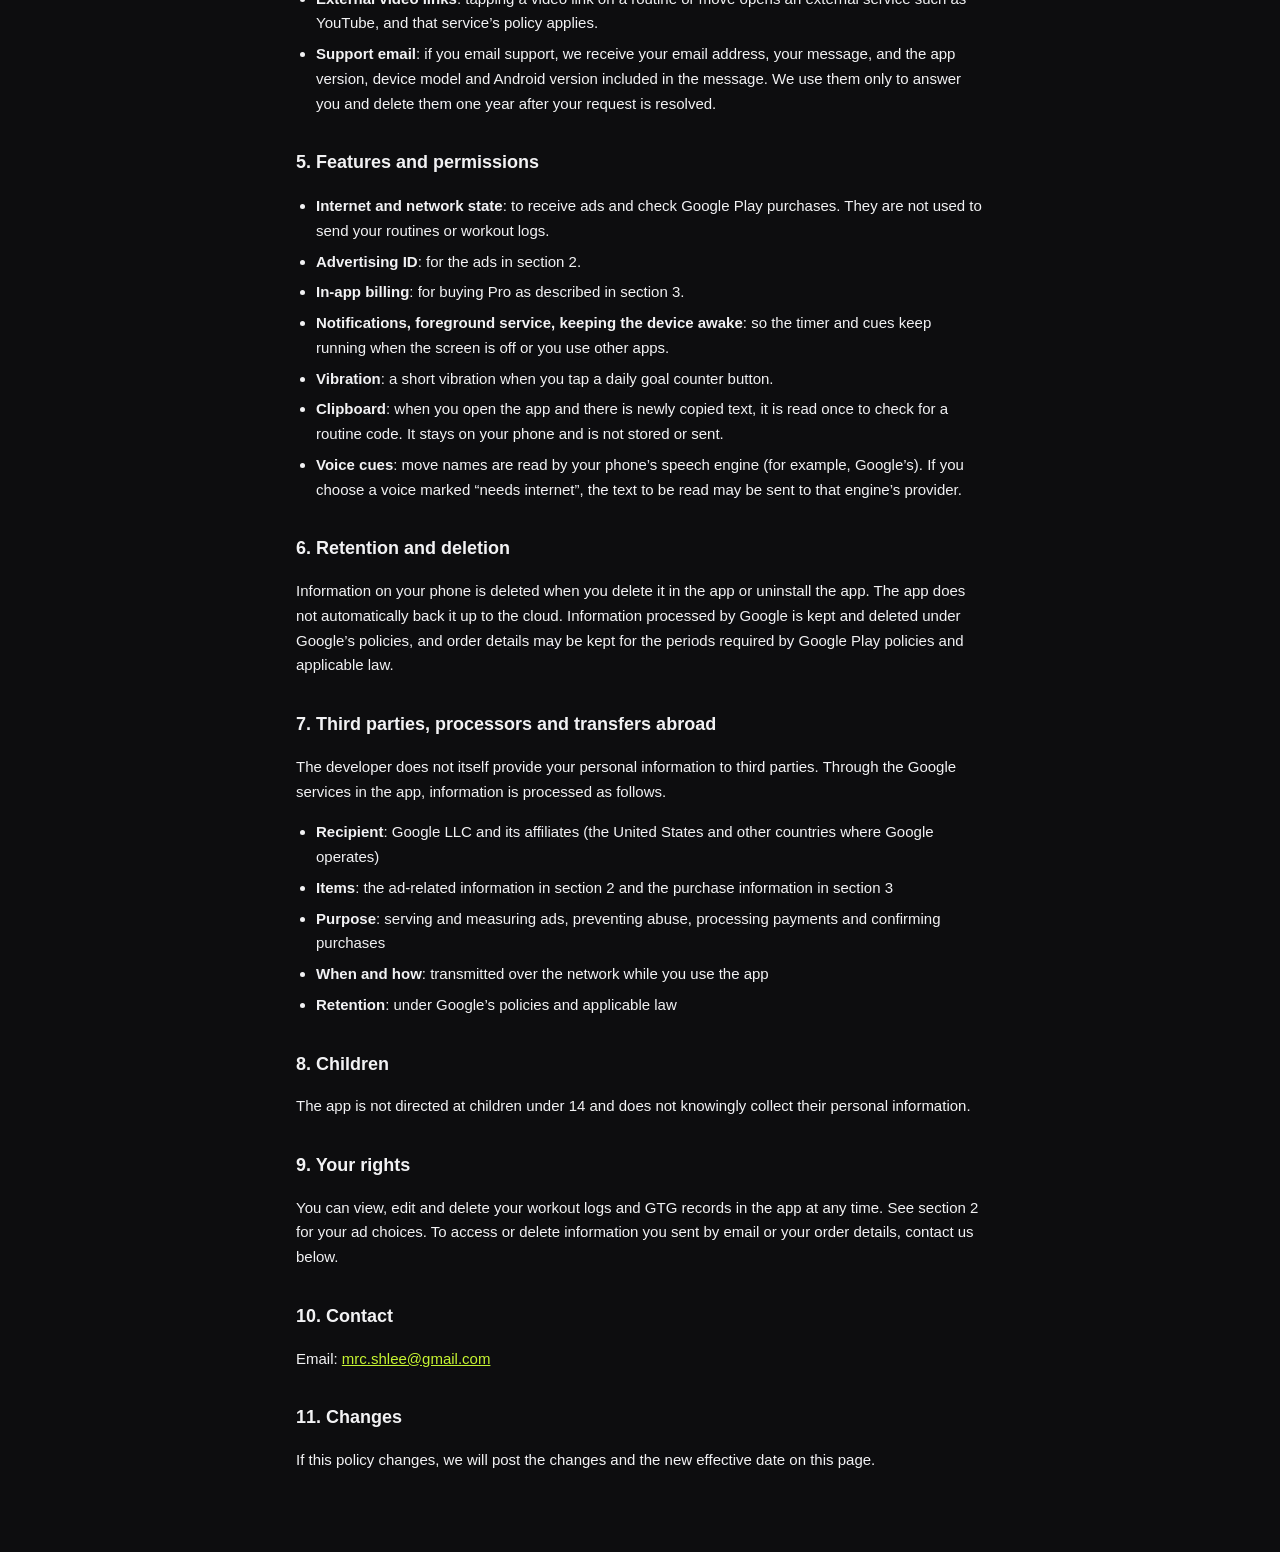
<file: seton/privacy/index.html>
<!doctype html>
<html lang="ko">
<head>
<meta charset="utf-8">
<meta name="viewport" content="width=device-width, initial-scale=1">
<title>개인정보처리방침 · Privacy Policy — 세트온 SET ON</title>
<meta name="theme-color" content="#0D0D0F">
<link rel="icon" href="../icon.png">
<link rel="stylesheet" href="../doc.css">
</head>
<body>
<main>
  <div class="top">
    <div class="brand"><img src="../icon.png" alt=""><span>세트온 · SET ON</span></div>
    <a class="switch" href="#" id="switch"></a>
  </div>

  <article lang="ko" hidden>
    <h1>개인정보처리방침</h1>
    <p class="date">시행일: 2026년 11월 13일</p>

    <p>세트온(이하 “앱”)은 이용자의 개인정보를 소중히 여기며, 「개인정보 보호법」 등 관련 법령을 지킵니다.
      앱은 회원가입이 없고 개발자가 이용자 정보를 받는 서버를 운영하지 않으며, 루틴과 운동 기록을 개발자에게 보내지 않습니다.
      다만 앱에는 광고와 결제를 위한 Google 서비스가 들어 있고, 이때 처리되는 정보는 아래 2항, 3항, 7항에 적었습니다.</p>

    <h2>1. 휴대폰 안에만 저장되는 정보</h2>
    <p>앱을 쓰면서 만드는 아래 정보는 이용자의 휴대폰 안에만 저장되며, 개발자는 이 정보를 받거나 볼 수 없습니다.</p>
    <ul>
      <li>루틴(영상 링크와 메모 포함), 직접 만든 동작과 콤보, 동작 메모</li>
      <li>운동 기록(날짜, 운동 시간, 라운드, For Time 완료 시간, 메모, 동작별 운동 시간)</li>
      <li>하루 목표 카운터(GTG) 항목(동작, 하루 목표, 단위, 버튼 값)과 날짜별 개수 기록</li>
      <li>앱 설정(소리, 음성, 준비 시간, 언어, 테마 색상, 마지막에 연 탭), 프로 구매 여부, 광고 빈도를 정하기 위한 완료 운동 횟수</li>
    </ul>

    <h2>2. 광고 (Google AdMob)</h2>
    <p>프로를 구매하지 않은 이용자에게는 화면 아래 배너 광고와 운동 완료 뒤 전면광고를 보여줍니다. 광고를 보여주고 측정하기 위해 Google AdMob이 아래 정보를 자동으로 수집·처리할 수 있습니다.</p>
    <ul>
      <li>광고 ID, IP 주소</li>
      <li>기기와 앱 정보(기기 모델, 운영체제 버전, 앱 버전, 언어 등)</li>
      <li>광고 노출과 클릭 정보</li>
    </ul>
    <p>개발자는 AdMob에서 집계된 통계만 보며, 이 정보로 이용자 개인을 식별하지 않습니다. 루틴과 운동 기록은 광고에 쓰지 않습니다.</p>
    <p>이용자는 다음과 같이 광고 관련 선택을 할 수 있습니다.</p>
    <ul>
      <li>휴대폰 설정의 광고 메뉴에서 광고 ID를 재설정하거나 삭제할 수 있습니다(메뉴 위치는 기기마다 다릅니다).</li>
      <li>동의가 필요한 지역(유럽 등)에서는 앱을 열 때 동의 창이 뜨고, 앱의 설정 → 정보 → “광고 개인정보 설정”에서 언제든 바꿀 수 있습니다.</li>
      <li>프로를 구매하면 광고를 보여주지 않습니다. 이 경우에도 광고 구성 요소가 앱과 함께 시작되면서 기기 정보 일부가 Google에 전달될 수 있습니다.</li>
    </ul>
    <p>자세한 내용은 <a href="https://policies.google.com/privacy">Google 개인정보처리방침</a>과 <a href="https://policies.google.com/technologies/partner-sites">Google이 파트너 앱의 정보를 사용하는 방법</a>을 참고해 주세요.</p>

    <h2>3. 결제 (Google Play)</h2>
    <p>프로 구매는 Google Play 결제로 이루어집니다. 카드 등 결제 수단 정보는 Google이 처리하며 개발자에게 전달되지 않습니다. 앱은 프로를 구매했는지 확인하기 위해 Google Play에 구매 내역을 조회합니다. 개발자는 Google Play Console에서 주문번호, 상품, 금액, 일시, 국가 등 주문 정보를 볼 수 있으며, 이를 주문 확인과 환불 처리에 사용합니다.</p>

    <h2>4. 이용자가 직접 보내는 경우</h2>
    <ul>
      <li><b>루틴 공유, 인증 카드 공유</b>: 이용자가 공유 버튼을 눌러 고른 앱(카카오톡 등)으로 루틴 정보나 카드 이미지가 전달됩니다. 메모는 이용자가 함께 보내기로 고른 경우에만 포함됩니다. 이후 처리는 그 앱의 방침을 따릅니다.</li>
      <li><b>공유 링크의 웹 미리보기</b>: 루틴 내용은 링크의 # 뒤에 들어 있어 페이지 서버로 전송되지 않고 받는 사람의 브라우저 안에서만 표시됩니다. 페이지는 GitHub Pages에서 제공되며, GitHub이 접속 기록(IP 주소 등)을 처리할 수 있습니다.</li>
      <li><b>백업 파일</b>: 이용자가 백업을 만들면 루틴, 운동 기록, GTG 기록이 담긴 파일이 이용자가 고른 위치에 저장됩니다. 이 파일의 보관과 전달은 이용자가 관리합니다.</li>
      <li><b>외부 영상 링크</b>: 루틴이나 동작의 영상 링크를 누르면 YouTube 등 외부 서비스가 열리며, 그 서비스의 방침이 적용됩니다.</li>
      <li><b>문의 메일</b>: 고객지원으로 메일을 보내면 이메일 주소, 메일 내용, 본문에 들어간 앱 버전·기기 모델·안드로이드 버전을 받게 됩니다. 문의에 답하는 데만 쓰고, 처리가 끝난 뒤 1년이 지나면 지웁니다.</li>
    </ul>

    <h2>5. 앱이 사용하는 기능과 권한</h2>
    <ul>
      <li><b>인터넷, 네트워크 상태</b>: 광고를 받고 Google Play 구매를 확인하는 데 씁니다. 루틴과 운동 기록을 보내는 데는 쓰지 않습니다.</li>
      <li><b>광고 ID</b>: 2항의 광고에 씁니다.</li>
      <li><b>인앱 결제</b>: 3항의 프로 구매에 씁니다.</li>
      <li><b>알림, 포그라운드 서비스, 절전 중 작동 유지</b>: 화면이 꺼지거나 다른 앱을 써도 타이머와 소리 안내가 이어지도록 씁니다.</li>
      <li><b>진동</b>: 하루 목표 카운터의 버튼을 누를 때 짧게 진동합니다.</li>
      <li><b>클립보드</b>: 앱을 열었을 때 새로 복사된 글이 있으면, 루틴 코드가 들어 있는지 확인하기 위해 한 번 읽습니다. 읽은 내용은 휴대폰 안에서만 쓰고 저장하거나 보내지 않습니다.</li>
      <li><b>음성 안내</b>: 휴대폰의 음성 엔진(예: Google 음성 엔진)으로 동작 이름을 읽습니다. 설정에서 “인터넷 필요” 음성을 고르면 읽을 문장이 그 엔진 제공자에게 전달될 수 있습니다.</li>
    </ul>

    <h2>6. 보관과 삭제</h2>
    <p>휴대폰 안의 정보는 이용자가 앱에서 지우거나 앱을 삭제하면 함께 지워집니다. 앱은 정보를 클라우드에 자동으로 백업하지 않습니다. Google이 처리하는 정보는 Google의 정책에 따라 보관·삭제되며, 주문 정보는 Google Play 정책과 관련 법령이 정한 기간 동안 보관될 수 있습니다.</p>

    <h2>7. 제3자 제공과 처리 위탁, 국외 이전</h2>
    <p>개발자는 이용자의 개인정보를 직접 제3자에게 제공하지 않습니다. 앱에 포함된 Google 서비스를 통해 아래와 같이 정보가 처리됩니다.</p>
    <ul>
      <li><b>받는 자</b>: Google LLC 및 그 계열사(미국 등 Google이 운영하는 국가)</li>
      <li><b>항목</b>: 2항의 광고 관련 정보, 3항의 구매 정보</li>
      <li><b>목적</b>: 광고 제공·측정·부정 사용 방지, 결제 처리와 구매 확인</li>
      <li><b>이전 시기와 방법</b>: 앱을 사용하는 동안 네트워크를 통해 전송</li>
      <li><b>보유 기간</b>: Google의 정책과 관련 법령에 따름</li>
    </ul>

    <h2>8. 아동</h2>
    <p>앱은 만 14세 미만 아동을 대상으로 하지 않으며, 만 14세 미만 아동의 개인정보를 알면서 수집하지 않습니다.</p>

    <h2>9. 이용자의 권리</h2>
    <p>이용자는 앱에서 언제든 자신의 운동 기록과 GTG 기록을 보고, 고치고, 지울 수 있습니다. 광고와 관련된 선택은 2항을 참고해 주세요. 문의 메일로 보낸 정보나 주문 정보의 확인·삭제를 원하면 아래로 연락해 주세요.</p>

    <h2>10. 개인정보 보호 문의</h2>
    <p>이메일: <a href="mailto:mrc.shlee@gmail.com">mrc.shlee@gmail.com</a></p>

    <h2>11. 방침의 변경</h2>
    <p>이 방침이 바뀌면 이 페이지에 바뀐 내용과 시행일을 알립니다.</p>
  </article>

  <article lang="en" hidden>
    <h1>Privacy Policy</h1>
    <p class="date">Effective date: November 13, 2026</p>

    <p>SET ON (“the app”) respects your privacy. The app has no accounts, the developer runs no server that receives your information,
      and your routines and workout logs are not sent to the developer.
      The app does include Google services for ads and payments. What they process is described in sections 2, 3 and 7.</p>

    <h2>1. Information stored only on your phone</h2>
    <p>What you create in the app is stored only on your phone. The developer cannot receive or see it.</p>
    <ul>
      <li>Routines (including video links and notes), moves and combos you create, and move notes</li>
      <li>Workout logs (date, workout time, rounds, For Time finish time, notes, time per move)</li>
      <li>Daily goal counter (GTG) items (move, daily goal, unit, button values) and your daily counts</li>
      <li>App settings (sound, voice, prep time, language, theme color, last opened tab), whether you bought Pro, and the number of completed workouts used to pace ads</li>
    </ul>

    <h2>2. Advertising (Google AdMob)</h2>
    <p>If you have not bought Pro, the app shows a banner at the bottom of the screen and full-screen ads after completed workouts. To serve and measure ads, Google AdMob may automatically collect and process:</p>
    <ul>
      <li>Advertising ID and IP address</li>
      <li>Device and app information (device model, OS version, app version, language and similar)</li>
      <li>Ad impressions and clicks</li>
    </ul>
    <p>The developer sees only aggregated statistics in AdMob and does not use this information to identify you. Your routines and workout logs are not used for ads.</p>
    <p>Your choices:</p>
    <ul>
      <li>You can reset or delete your advertising ID in your phone’s ad settings (the location varies by device).</li>
      <li>In regions where consent is required (such as Europe), a consent form appears when you open the app, and you can change your choice at any time under Settings → About → “Ad privacy settings”.</li>
      <li>If you buy Pro, the app does not show ads. The ad component still starts with the app, so some device information may still reach Google.</li>
    </ul>
    <p>See the <a href="https://policies.google.com/privacy">Google Privacy Policy</a> and <a href="https://policies.google.com/technologies/partner-sites">how Google uses information from partner apps</a>.</p>

    <h2>3. Payments (Google Play)</h2>
    <p>Pro is purchased through Google Play. Card and other payment details are handled by Google and are not given to the developer. The app queries Google Play to check whether you bought Pro. The developer can see order details in Google Play Console, such as order number, product, amount, date and country, and uses them to confirm orders and handle refunds.</p>

    <h2>4. When you send information yourself</h2>
    <ul>
      <li><b>Sharing routines and workout cards</b>: when you tap Share, the routine details or card image go to the app you choose (for example, a messenger). Notes are included only if you choose to send them. That app’s policy applies from there.</li>
      <li><b>Web preview of shared links</b>: routine details sit after the # in the link, so they are not sent to the page’s server and are displayed only in the recipient’s browser. The page is hosted on GitHub Pages, and GitHub may process access logs such as IP addresses.</li>
      <li><b>Backup files</b>: when you create a backup, a file containing your routines, workout logs and GTG records is saved to the location you choose. You control how that file is kept and shared.</li>
      <li><b>External video links</b>: tapping a video link on a routine or move opens an external service such as YouTube, and that service’s policy applies.</li>
      <li><b>Support email</b>: if you email support, we receive your email address, your message, and the app version, device model and Android version included in the message. We use them only to answer you and delete them one year after your request is resolved.</li>
    </ul>

    <h2>5. Features and permissions</h2>
    <ul>
      <li><b>Internet and network state</b>: to receive ads and check Google Play purchases. They are not used to send your routines or workout logs.</li>
      <li><b>Advertising ID</b>: for the ads in section 2.</li>
      <li><b>In-app billing</b>: for buying Pro as described in section 3.</li>
      <li><b>Notifications, foreground service, keeping the device awake</b>: so the timer and cues keep running when the screen is off or you use other apps.</li>
      <li><b>Vibration</b>: a short vibration when you tap a daily goal counter button.</li>
      <li><b>Clipboard</b>: when you open the app and there is newly copied text, it is read once to check for a routine code. It stays on your phone and is not stored or sent.</li>
      <li><b>Voice cues</b>: move names are read by your phone’s speech engine (for example, Google’s). If you choose a voice marked “needs internet”, the text to be read may be sent to that engine’s provider.</li>
    </ul>

    <h2>6. Retention and deletion</h2>
    <p>Information on your phone is deleted when you delete it in the app or uninstall the app. The app does not automatically back it up to the cloud. Information processed by Google is kept and deleted under Google’s policies, and order details may be kept for the periods required by Google Play policies and applicable law.</p>

    <h2>7. Third parties, processors and transfers abroad</h2>
    <p>The developer does not itself provide your personal information to third parties. Through the Google services in the app, information is processed as follows.</p>
    <ul>
      <li><b>Recipient</b>: Google LLC and its affiliates (the United States and other countries where Google operates)</li>
      <li><b>Items</b>: the ad-related information in section 2 and the purchase information in section 3</li>
      <li><b>Purpose</b>: serving and measuring ads, preventing abuse, processing payments and confirming purchases</li>
      <li><b>When and how</b>: transmitted over the network while you use the app</li>
      <li><b>Retention</b>: under Google’s policies and applicable law</li>
    </ul>

    <h2>8. Children</h2>
    <p>The app is not directed at children under 14 and does not knowingly collect their personal information.</p>

    <h2>9. Your rights</h2>
    <p>You can view, edit and delete your workout logs and GTG records in the app at any time. See section 2 for your ad choices. To access or delete information you sent by email or your order details, contact us below.</p>

    <h2>10. Contact</h2>
    <p>Email: <a href="mailto:mrc.shlee@gmail.com">mrc.shlee@gmail.com</a></p>

    <h2>11. Changes</h2>
    <p>If this policy changes, we will post the changes and the new effective date on this page.</p>
  </article>
</main>
<script src="../doc.js"></script>
</body>
</html>
</file>
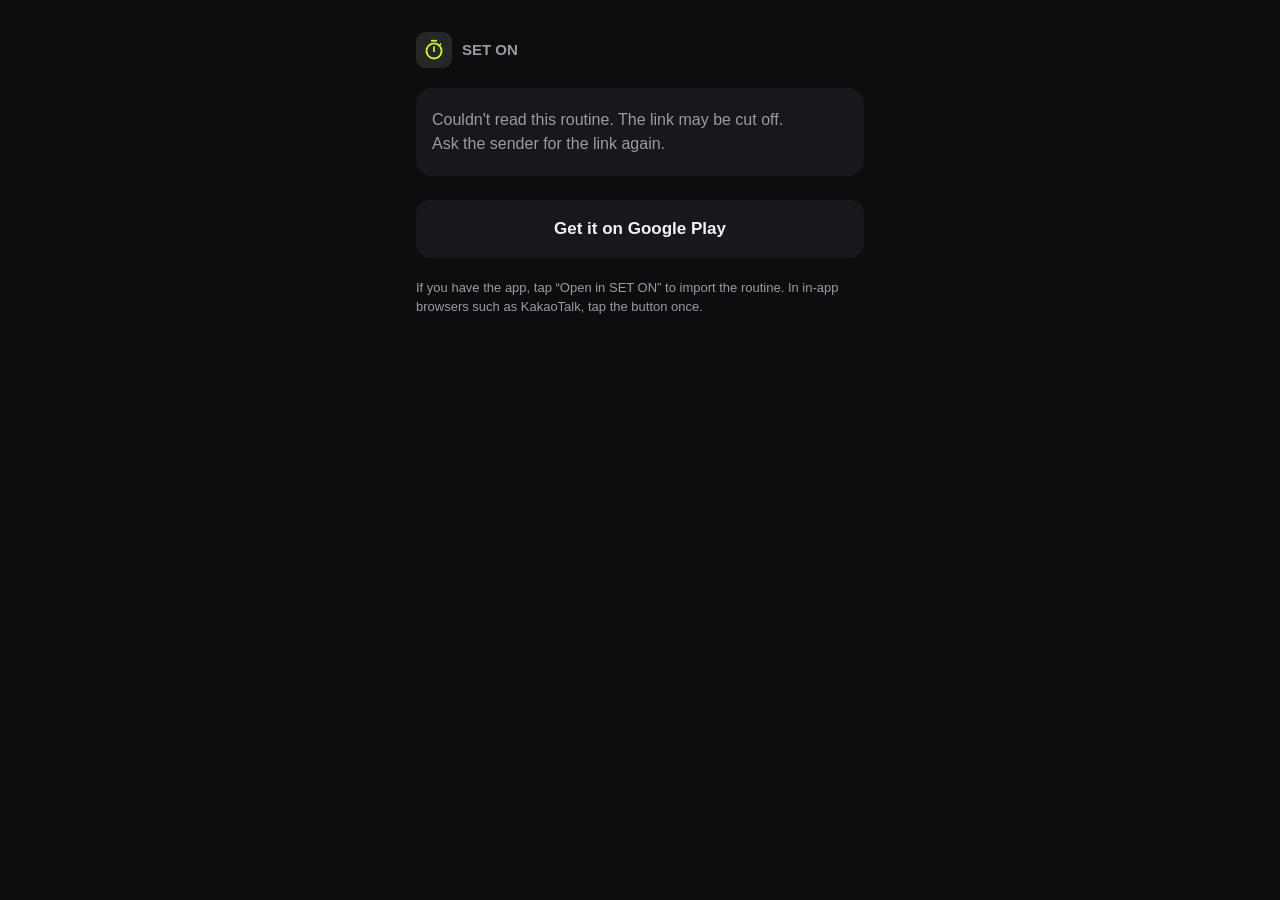
<file: seton/r/index.html>
<!doctype html>
<html lang="ko">
<head>
<meta charset="utf-8">
<meta name="viewport" content="width=device-width, initial-scale=1">
<title>세트온 루틴 · SET ON routine</title>
<!-- 미리보기(카톡 등)는 받는 사람 언어를 모르므로 두 언어를 같이 쓴다 -->
<meta name="description" content="세트온에서 공유한 운동 루틴이에요. A workout routine shared from SET ON.">
<meta property="og:title" content="세트온 루틴 공유 · SET ON routine">
<meta property="og:description" content="눌러서 앱으로 루틴을 가져오세요 · Tap to import it into the app">
<meta property="og:image" content="https://mrcshlee-dot.github.io/seton/icon.png">
<meta name="theme-color" content="#0D0D0F">
<link rel="icon" href="../icon.png">
<style>
  :root {
    --bg: #0D0D0F;
    --card: #18181C;
    --line: #242428;
    --text: #F2F2F4;
    --muted: #9A9AA3;
    --accent: #C6F432;
    --on-accent: #172000;
  }
  * { box-sizing: border-box; }
  body {
    margin: 0;
    background: var(--bg);
    color: var(--text);
    font-family: -apple-system, BlinkMacSystemFont, "Apple SD Gothic Neo", "Noto Sans KR", "Malgun Gothic", sans-serif;
    line-height: 1.5;
  }
  main { max-width: 480px; margin: 0 auto; padding: 32px 16px 48px; }
  .brand { display: flex; align-items: center; gap: 10px; color: var(--muted); font-size: 15px; font-weight: 600; }
  .brand img { width: 36px; height: 36px; border-radius: 9px; }
  h1 { font-size: 26px; line-height: 1.3; margin: 20px 0 6px; word-break: keep-all; }
  .meta { color: var(--muted); font-size: 15px; margin: 0; }
  .card { background: var(--card); border-radius: 16px; padding: 4px 16px; margin: 20px 0 24px; }
  ol { list-style: none; margin: 0; padding: 0; }
  li { display: flex; align-items: center; gap: 12px; padding: 12px 0; border-top: 1px solid var(--line); }
  li:first-child { border-top: 0; }
  .num { width: 24px; color: var(--muted); font-variant-numeric: tabular-nums; text-align: right; flex: none; }
  .name { flex: 1; font-weight: 600; word-break: keep-all; }
  .sub { color: var(--muted); font-size: 13px; flex: none; text-align: right; }
  .btn {
    display: block; width: 100%; padding: 16px; border-radius: 14px; border: 0;
    font-size: 17px; font-weight: 700; text-align: center; text-decoration: none; margin-top: 10px;
  }
  .primary { background: var(--accent); color: var(--on-accent); }
  .secondary { background: var(--card); color: var(--text); }
  .note { color: var(--muted); font-size: 13px; margin-top: 20px; word-break: keep-all; }
  .routine-note { background: var(--card); border-radius: 16px; padding: 14px 16px; margin: 16px 0 0; white-space: pre-wrap; overflow-wrap: anywhere; color: var(--muted); font-size: 15px; }
  .routine-note a { color: var(--accent); }
  .error { background: var(--card); border-radius: 16px; padding: 20px 16px; margin: 20px 0 24px; color: var(--muted); }
  [hidden] { display: none !important; }
</style>
</head>
<body>
<main>
  <div class="brand"><img src="../icon.png" alt=""><span data-t="brand">세트온</span></div>

  <section id="routine" hidden>
    <h1 id="title"></h1>
    <p class="meta" id="meta"></p>
    <a class="btn secondary" id="video" href="#" target="_blank" rel="noopener noreferrer nofollow" hidden></a>
    <div class="routine-note" id="routine-note" hidden></div>
    <div class="card"><ol id="items"></ol></div>
  </section>

  <div class="error" id="error" data-t="error" hidden></div>

  <a class="btn primary" id="open" href="#" data-t="open"></a>
  <a class="btn secondary" id="install" href="#" data-t="install"></a>
  <p class="note" data-t="note"></p>
</main>
<script>
(function () {
  var PACKAGE = 'com.gifun.seton';
  var STORE = 'https://play.google.com/store/apps/details?id=' + PACKAGE;
  // 브라우저 언어가 한국어면 한국어, 아니면 영어 (앱과 같은 기준)
  var KO = /^ko\b/i.test(navigator.language || '');
  var T = KO ? {
    brand: '세트온',
    error: '루틴 정보를 읽지 못했어요. 링크가 잘렸을 수 있어요.<br>보낸 사람에게 링크를 다시 받아 주세요.',
    open: '세트온에서 열기',
    video: '▶ 따라 할 영상 보기',
    install: '플레이 스토어에서 설치',
    note: '앱이 있으면 “세트온에서 열기”를 누르면 루틴 가져오기 창이 떠요. 카카오톡에서 열었다면 이 버튼을 한 번 눌러 주세요.',
    title: function (name) { return '“' + name + '” 루틴'; },
    docTitle: function (name) { return '“' + name + '” · 세트온 루틴'; },
    shared: '공유받은 루틴',
    moves: function (n) { return '동작 ' + n + '개'; },
    rounds: function (n) { return n + '라운드'; },
    minutes: function (n) { return n + '분'; },
    cap: function (n) { return '제한 ' + n + '분'; },
    work: function (w, r) { return w + '초' + (r > 0 ? ' / 휴식 ' + r + '초' : ''); },
    reps: function (n) { return n + '회'; },
    eachSide: '좌우 각',
    sides: { 1: '왼쪽', 2: '오른쪽' },
    modes: { INTERVAL: '인터벌', EMOM: 'EMOM', AMRAP: 'AMRAP', TABATA: '타바타', FOR_TIME: 'For Time' },
    categories: { UPPER: '상체', LOWER: '하체', CORE: '코어', FULL: '전신' },
    testTitle: function (name) { return '“' + name + '” 테스트'; },
    testDocTitle: function (name) { return '“' + name + '” · 세트온 테스트'; },
    testLabel: '테스트',
    testReps: function (n, eachSide) { return eachSide ? '좌우 각 ' + n + '회' : n + '회'; },
    roundSub: function (cap, sets) { return '제한 ' + cap + (sets > 1 ? ' · ' + sets + '세트' : ''); }
  } : {
    brand: 'SET ON',
    error: 'Couldn\'t read this routine. The link may be cut off.<br>Ask the sender for the link again.',
    open: 'Open in SET ON',
    video: '▶ Watch the follow-along video',
    install: 'Get it on Google Play',
    note: 'If you have the app, tap “Open in SET ON” to import the routine. In in-app browsers such as KakaoTalk, tap the button once.',
    title: function (name) { return '“' + name + '”'; },
    docTitle: function (name) { return '“' + name + '” · SET ON routine'; },
    shared: 'Shared routine',
    moves: function (n) { return n + (n === 1 ? ' move' : ' moves'); },
    rounds: function (n) { return n + (n === 1 ? ' round' : ' rounds'); },
    minutes: function (n) { return n + ' min'; },
    cap: function (n) { return n + ' min cap'; },
    work: function (w, r) { return w + 's' + (r > 0 ? ' / rest ' + r + 's' : ''); },
    reps: function (n) { return '×' + n; },
    eachSide: 'each side',
    sides: { 1: 'Left', 2: 'Right' },
    modes: { INTERVAL: 'Interval', EMOM: 'EMOM', AMRAP: 'AMRAP', TABATA: 'Tabata', FOR_TIME: 'For Time' },
    categories: { UPPER: 'Upper body', LOWER: 'Lower body', CORE: 'Core', FULL: 'Full body' },
    testTitle: function (name) { return '“' + name + '” test'; },
    testDocTitle: function (name) { return '“' + name + '” · SET ON test'; },
    testLabel: 'Test',
    testReps: function (n, eachSide) { return eachSide ? n + ' each side' : n + ' reps'; },
    roundSub: function (cap, sets) { return 'cap ' + cap + (sets > 1 ? ' · ' + sets + ' sets' : ''); }
  };
  document.documentElement.lang = KO ? 'ko' : 'en';
  document.title = KO ? '세트온 루틴' : 'SET ON routine';
  Array.prototype.forEach.call(document.querySelectorAll('[data-t]'), function (el) {
    el.innerHTML = T[el.getAttribute('data-t')];
  });
  // 앱의 RoutineCode와 같은 순서. 뒤에 추가만 한다. 기본 동작은 [한국어, 분류, 영어]
  var MODE_ORDER = ['INTERVAL', 'EMOM', 'AMRAP', 'TABATA', 'FOR_TIME'];
  var CATEGORY_ORDER = ['UPPER', 'LOWER', 'CORE', 'FULL'];
  var BUILT_IN = [
    ['푸시업', 'UPPER', 'Push-up'], ['풀업', 'UPPER', 'Pull-up'], ['친업', 'UPPER', 'Chin-up'],
    ['딥스', 'UPPER', 'Dips'], ['파이크 푸시업', 'UPPER', 'Pike Push-up'],
    ['에어 스쿼트', 'LOWER', 'Air Squat'], ['런지', 'LOWER', 'Lunge'], ['점프 스쿼트', 'LOWER', 'Jump Squat'],
    ['박스 점프', 'LOWER', 'Box Jump'],
    ['플랭크', 'CORE', 'Plank'], ['싯업', 'CORE', 'Sit-up'], ['토투바', 'CORE', 'Toes-to-Bar'],
    ['할로우 홀드', 'CORE', 'Hollow Hold'],
    ['버피', 'FULL', 'Burpee'], ['마운틴 클라이머', 'FULL', 'Mountain Climber'], ['점핑잭', 'FULL', 'Jumping Jack'],
    ['케틀벨 스윙', 'FULL', 'Kettlebell Swing'], ['쓰러스터', 'FULL', 'Thruster'], ['월볼', 'FULL', 'Wall Ball'],
    ['더블 언더', 'FULL', 'Double Under'], ['로잉', 'FULL', 'Row']
  ];

  var hash = location.hash.slice(1);
  // 루틴 코드 SO숫자. 와 테스트 코드 SOT숫자. 를 둘 다 받는다
  var match = /^SOT?\d+\.[A-Za-z0-9_-]+$/.test(hash) ? hash : null;

  // 앱이 있으면 앱을, 없으면 플레이 스토어를 연다. 카톡 안의 브라우저처럼 앱 링크를 바로 열지 않는 곳에서 쓴다
  // 앱이 없을 때 fallback으로 간다. 버튼은 스토어로, 자동 시도는 이 페이지에 그대로 남는다
  function intentUrl(fallback) {
    return 'intent://' + location.host + location.pathname + location.hash +
      '#Intent;scheme=https;package=' + PACKAGE +
      ';S.browser_fallback_url=' + encodeURIComponent(fallback) + ';end';
  }
  var isAndroid = /Android/i.test(navigator.userAgent);
  var openButton = document.getElementById('open');
  openButton.href = isAndroid ? intentUrl(STORE) : STORE;
  document.getElementById('install').href = STORE;
  if (!match) openButton.hidden = true;

  function decodeBase64Url(text) {
    var base64 = text.replace(/-/g, '+').replace(/_/g, '/');
    var binary = atob(base64 + '==='.slice((base64.length + 3) % 4));
    var bytes = new Uint8Array(binary.length);
    for (var i = 0; i < binary.length; i++) bytes[i] = binary.charCodeAt(i);
    return bytes;
  }

  function inflate(code) {
    var bytes = decodeBase64Url(code.slice(code.indexOf('.') + 1));
    var stream = new Blob([bytes]).stream().pipeThrough(new DecompressionStream('deflate-raw'));
    return new Response(stream).text().then(JSON.parse);
  }

  // 테스트 코드(TestSharing.kt의 TestCode): "SOT1." + 압축한 JSON.
  // [이름, 라운드들([동작들([번호 또는 [번호들], 횟수, 좌우 각], ...), 세트, 제한초, 휴식초]), 직접 만든 동작들?, 동작 메모들?, 테스트 메모?]
  function decodeTest(code) {
    var version = code.slice(3, code.indexOf('.'));
    if (version !== '1') return Promise.reject(new Error('unknown version'));
    return inflate(code).then(function (json) {
      var customs = json[2] || [];
      function nameOf(number) {
        if (number >= 0) return BUILT_IN[number] ? BUILT_IN[number][KO ? 0 : 2] : '?';
        var custom = customs[-number - 1];
        return custom ? custom[0] : '?';
      }
      var rounds = json[1].map(function (round) {
        return {
          moves: round[0].map(function (move) {
            var numbers = Array.isArray(move[0]) ? move[0] : [move[0]];
            return { n: numbers.map(nameOf).join(' & '), reps: move[1], side: move[2] === 1 };
          }),
          sets: round[1], cap: round[2], rest: round[3]
        };
      });
      var note = typeof json[4] === 'string' ? json[4].slice(0, 300) : '';
      return { test: true, n: json[0], rounds: rounds, o: note };
    });
  }

  function formatSec(sec) {
    var s = sec % 60;
    return Math.floor(sec / 60) + ':' + (s < 10 ? '0' : '') + s;
  }

  function showTest(test) {
    document.getElementById('title').textContent = T.testTitle(test.n);
    var total = test.rounds.reduce(function (sum, round, i) {
      return sum + round.cap + (i < test.rounds.length - 1 ? round.rest : 0);
    }, 0);
    document.getElementById('meta').textContent = T.testLabel + ' · ' + T.rounds(test.rounds.length) + ' · ' + formatSec(total);
    var list = document.getElementById('items');
    test.rounds.forEach(function (round, index) {
      var li = document.createElement('li');
      var num = document.createElement('span');
      num.className = 'num';
      num.textContent = (index + 1) + 'R';
      var name = document.createElement('span');
      name.className = 'name';
      name.textContent = round.moves.map(function (move) { return move.n + ' ' + T.testReps(move.reps, move.side); }).join(', ');
      var sub = document.createElement('span');
      sub.className = 'sub';
      sub.textContent = T.roundSub(formatSec(round.cap), round.sets);
      li.append(num, name, sub);
      list.append(li);
    });
    if (test.o) {
      var noteEl = document.getElementById('routine-note');
      renderNote(noteEl, test.o);
      noteEl.hidden = false;
    }
    document.getElementById('routine').hidden = false;
    document.title = T.testDocTitle(test.n);
  }

  // 앱(RoutineCode.kt)과 같은 형식: "SO1." + 압축(deflate, 헤더 없음)한 JSON 배열을 URL용 Base64로.
  // [이름, 모드, 기본 운동초, 기본 휴식초, 라운드, 라운드 사이 휴식초, 총 분, 동작들, 직접 만든 동작들?, 메모들?, 루틴 메모?, 영상 링크?, 라운드별 동작 수?, 라운드별 횟수?]
  // 동작: 번호 하나, 또는 [번호, 운동초, 휴식초, 방향(0 없음, 1 왼쪽, 2 오른쪽), 횟수(0 없음), 좌우 각(1)]
  function decode(code) {
    if (code.indexOf('SOT') === 0) return decodeTest(code);
    var version = code.slice(2, code.indexOf('.'));
    if (version !== '1') return Promise.reject(new Error('unknown version'));
    return inflate(code).then(function (json) {
      var customs = json[8] || [];
      // 12번 칸: 라운드별 구성에서 라운드마다 동작 수. 동작은 라운드 순서로 놓여 있다
      var roundOf = [];
      (json[12] || []).forEach(function (size, index) {
        for (var i = 0; i < size; i++) roundOf.push(index + 1);
      });
      var items = json[7].map(function (item, itemIndex) {
        var number = Array.isArray(item) ? item[0] : item;
        var exercise = number >= 0
          ? { n: BUILT_IN[number][KO ? 0 : 2], c: BUILT_IN[number][1] }
          : { n: customs[-number - 1][0], c: CATEGORY_ORDER[customs[-number - 1][1]] };
        var a = Array.isArray(item) ? item : null;
        return {
          n: exercise.n,
          c: exercise.c,
          work: a ? a[1] : json[2],
          rest: a ? a[2] : json[3],
          side: a && a[3] ? a[3] : 0,
          reps: a && a[4] ? a[4] : 0,
          eachSide: !!(a && a[5] === 1),
          round: roundOf[itemIndex]
        };
      });
      // 10번 칸: 루틴 메모(보낸 사람이 메모를 같이 보내기로 했을 때만)
      var note = typeof json[10] === 'string' ? json[10].slice(0, 300) : '';
      // 11번 칸: 따라 할 영상 링크(늘 같이 간다). https 주소일 때만 버튼을 띄운다
      var video = typeof json[11] === 'string' ? json[11].trim().slice(0, 300) : '';
      if (video && !/^https?:\/\//i.test(video)) video = 'https://' + video;
      if (!/^https:\/\/[A-Za-z0-9\-._~:\/?#\[\]@!$&'()*+,;=%]+$/i.test(video)) video = '';
      // 13번 칸: For Time 라운드별 횟수(예: [21, 15, 9])
      var scheme = Array.isArray(json[13]) ? json[13].filter(function (n) { return typeof n === 'number'; }) : [];
      return { n: json[0], m: MODE_ORDER[json[1]], R: json[4], t: json[6], items: items, o: note, v: video, scheme: scheme };
    });
  }

  // 남이 쓴 글이라 HTML로 넣지 않고 글자 그대로 넣는다. https 주소만 링크로 만든다(앱과 같은 글자 규칙)
  function renderNote(el, note) {
    var link = /https:\/\/[A-Za-z0-9\-._~:\/?#\[\]@!$&'()*+,;=%]+/gi;
    var trailing = '.,;:!?)]}\'';
    var last = 0;
    var m;
    while ((m = link.exec(note)) !== null) {
      var url = m[0];
      while (url.length > 8 && trailing.indexOf(url.charAt(url.length - 1)) >= 0) url = url.slice(0, -1);
      el.append(document.createTextNode(note.slice(last, m.index)));
      var a = document.createElement('a');
      a.href = url;
      a.textContent = url;
      a.target = '_blank';
      a.rel = 'noopener noreferrer nofollow';
      el.append(a);
      last = m.index + url.length;
      link.lastIndex = last;
    }
    el.append(document.createTextNode(note.slice(last)));
  }

  function show(routine) {
    document.getElementById('title').textContent = T.title(routine.n);
    var count = routine.items.length;
    var length;
    if (routine.m === 'INTERVAL' || routine.m === 'TABATA') {
      length = T.rounds(routine.R);
    } else if (routine.m === 'FOR_TIME') {
      length = (routine.scheme.length ? routine.scheme.join('-') : T.rounds(routine.R)) + ' · ' + T.cap(routine.t);
    } else {
      length = T.minutes(routine.t);
    }
    document.getElementById('meta').textContent = (T.modes[routine.m] || routine.m) + ' · ' + T.moves(count) + ' · ' + length;
    var usesReps = routine.m === 'EMOM' || routine.m === 'AMRAP' || routine.m === 'FOR_TIME';
    var usesEachSide = routine.m === 'AMRAP' || routine.m === 'FOR_TIME';
    var list = document.getElementById('items');
    routine.items.forEach(function (item, index) {
      var li = document.createElement('li');
      var num = document.createElement('span');
      num.className = 'num';
      num.textContent = index + 1;
      var name = document.createElement('span');
      name.className = 'name';
      // 방향은 좌우 각을 쓰지 않는 모드에서만 이름 옆에 붙인다(앱과 같다)
      name.textContent = item.n + (!usesEachSide && T.sides[item.side] ? ' · ' + T.sides[item.side] : '');
      var sub = document.createElement('span');
      sub.className = 'sub';
      var parts = [];
      if (item.round) parts.push(item.round + 'R');
      parts.push(T.categories[item.c] || '');
      if (routine.m === 'INTERVAL') {
        parts.push(T.work(item.work, item.rest));
      } else if (usesReps) {
        var amount = routine.m === 'FOR_TIME' && routine.scheme.length
          ? routine.scheme.join('-')
          : (item.reps ? T.reps(item.reps) : '');
        var each = usesEachSide && item.eachSide ? T.eachSide : '';
        var text = [each, amount].filter(Boolean).join(' ');
        if (text) parts.push(text);
      }
      sub.textContent = parts.filter(Boolean).join(' · ');
      li.append(num, name, sub);
      list.append(li);
    });
    if (routine.v) {
      var videoEl = document.getElementById('video');
      videoEl.href = routine.v;
      videoEl.textContent = T.video;
      videoEl.hidden = false;
    }
    if (routine.o) {
      var noteEl = document.getElementById('routine-note');
      renderNote(noteEl, routine.o);
      noteEl.hidden = false;
    }
    document.getElementById('routine').hidden = false;
    document.title = T.docTitle(routine.n);
  }

  if (!match) {
    document.getElementById('error').hidden = false;
    return;
  }
  if (typeof DecompressionStream === 'undefined') {
    // 오래된 브라우저는 미리보기만 못 하고 앱 열기는 된다
    document.getElementById('title').textContent = T.shared;
    document.getElementById('routine').hidden = false;
    document.querySelector('#routine .card').hidden = true;
  } else {
    decode(match).then(function (result) { if (result.test) showTest(result); else show(result); }).catch(function () {
      document.getElementById('error').hidden = false;
      openButton.hidden = true;
    });
  }

  // 앱 링크가 동작하지 않는 곳(카톡 등)에서는 한 번 자동으로 앱을 열어 본다
  if (isAndroid) {
    setTimeout(function () { location.href = intentUrl(location.href); }, 300);
  }
})();
</script>
</body>
</html>
</file>
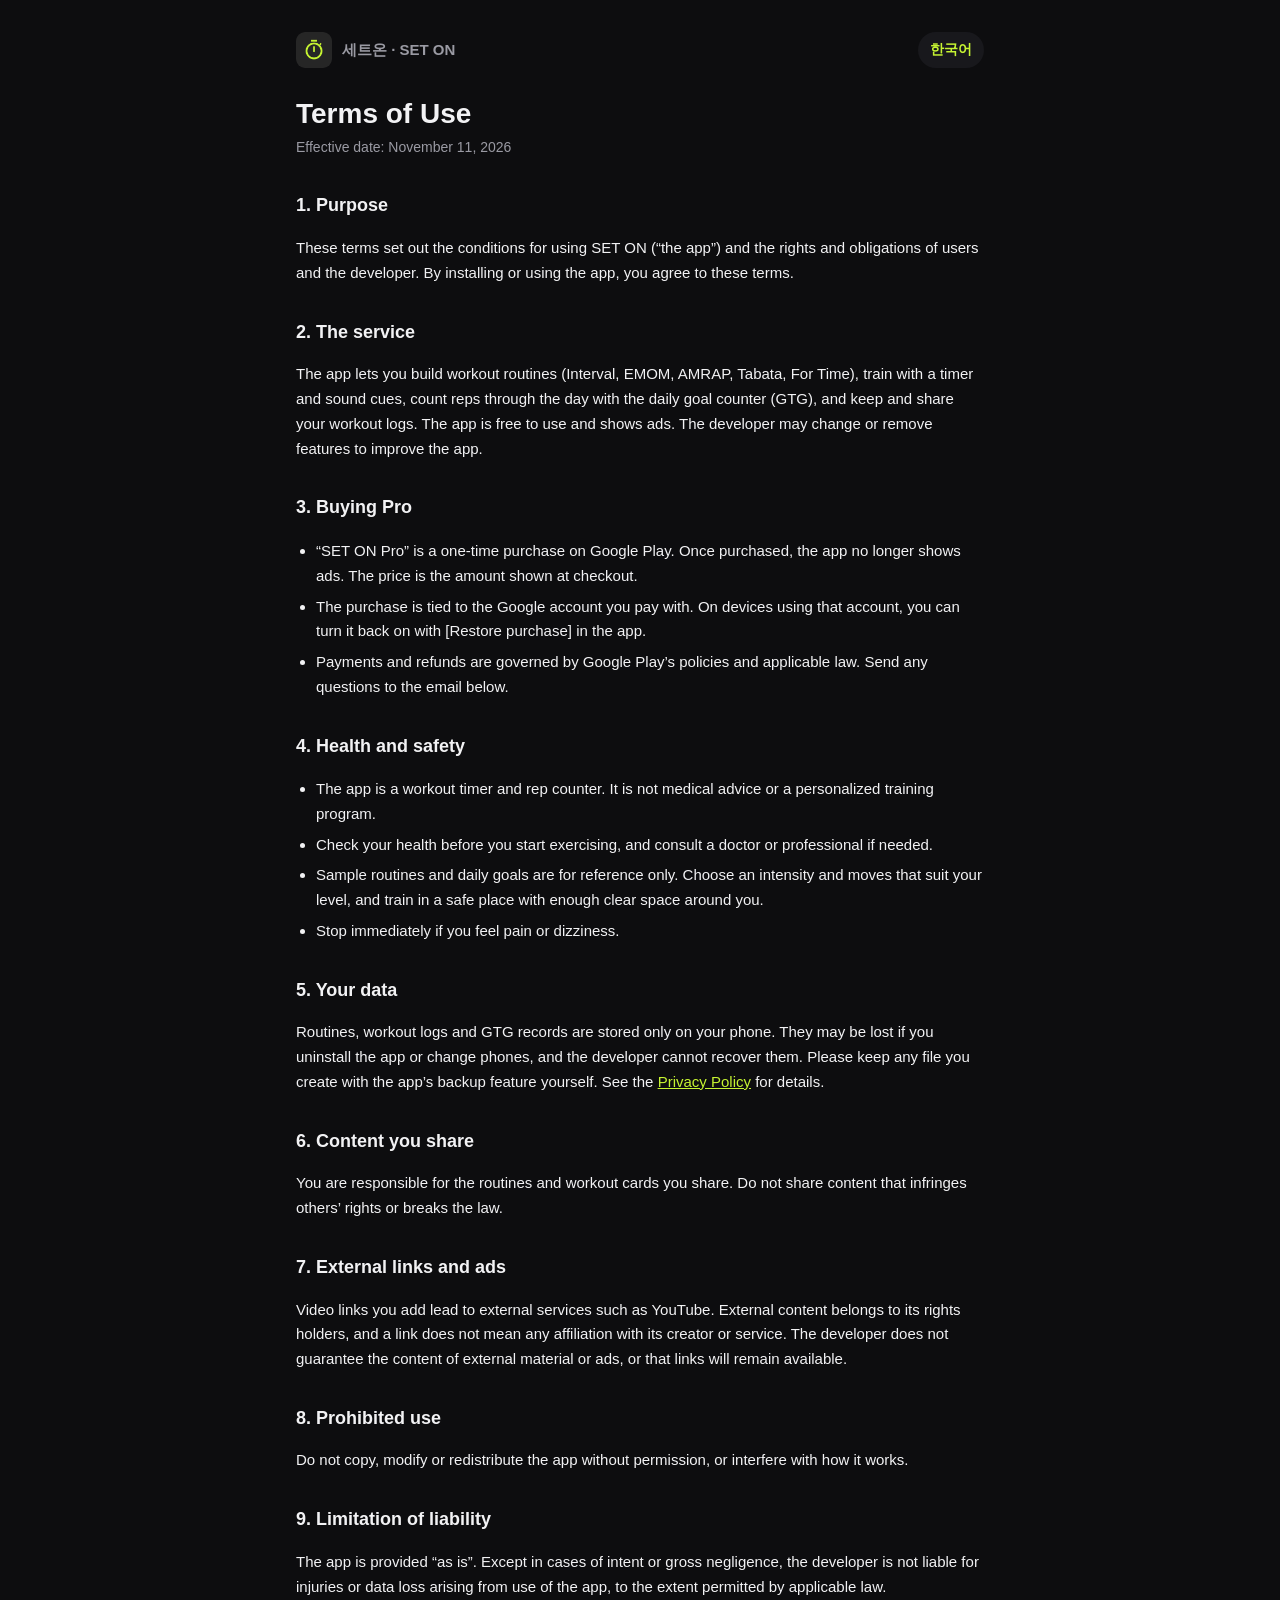
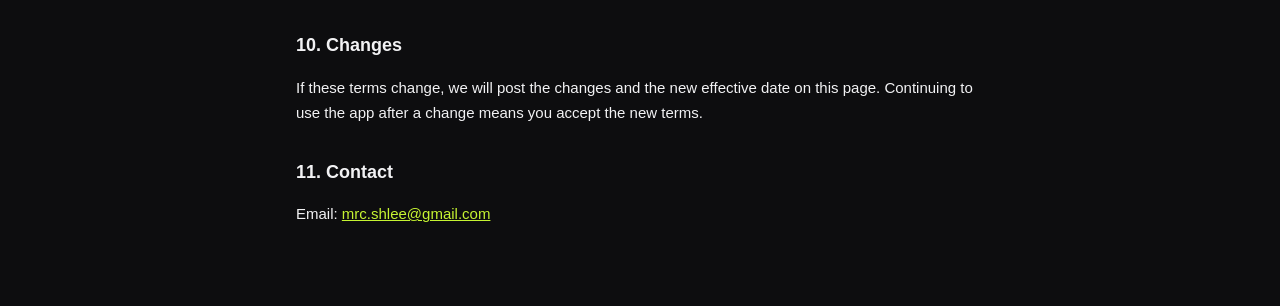
<file: seton/terms/index.html>
<!doctype html>
<html lang="ko">
<head>
<meta charset="utf-8">
<meta name="viewport" content="width=device-width, initial-scale=1">
<title>이용약관 · Terms of Use — 세트온 SET ON</title>
<meta name="theme-color" content="#0D0D0F">
<link rel="icon" href="../icon.png">
<link rel="stylesheet" href="../doc.css">
</head>
<body>
<main>
  <div class="top">
    <div class="brand"><img src="../icon.png" alt=""><span>세트온 · SET ON</span></div>
    <a class="switch" href="#" id="switch"></a>
  </div>

  <article lang="ko" hidden>
    <h1>이용약관</h1>
    <p class="date">시행일: 2026년 11월 11일</p>

    <h2>1. 목적</h2>
    <p>이 약관은 세트온(이하 “앱”)을 이용하는 데 필요한 조건과 이용자와 개발자의 권리·의무를 정합니다. 앱을 설치하거나 사용하면 이 약관에 동의한 것으로 봅니다.</p>

    <h2>2. 서비스 내용</h2>
    <p>앱은 운동 루틴(인터벌, EMOM, AMRAP, 타바타, For Time)을 만들고, 타이머와 소리 안내를 받으며 운동하고, 하루 목표 카운터(GTG)로 하루 동안 한 운동 개수를 세고, 기록을 남기고 공유하는 기능을 제공합니다. 앱은 무료로 쓸 수 있으며 광고가 표시됩니다. 개발자는 앱을 더 낫게 하기 위해 기능을 바꾸거나 없앨 수 있습니다.</p>

    <h2>3. 프로 구매</h2>
    <ul>
      <li>“세트온 프로”는 Google Play에서 한 번 결제하는 상품이며, 구매하면 앱의 광고가 표시되지 않습니다. 가격은 결제 화면에 표시된 금액입니다.</li>
      <li>구매는 결제한 Google 계정에 연결됩니다. 같은 계정을 쓰는 기기에서는 앱의 [구매 복원]으로 다시 켤 수 있습니다.</li>
      <li>결제와 환불은 Google Play의 정책과 관련 법령을 따릅니다. 문의는 아래 이메일로 보내 주세요.</li>
    </ul>

    <h2>4. 건강과 안전</h2>
    <ul>
      <li>앱은 운동 시간과 개수를 안내하는 도구이며 의료 조언이나 개인 맞춤 운동 처방이 아닙니다.</li>
      <li>운동을 시작하기 전에 자신의 건강 상태를 확인하고, 필요하면 의사나 전문가와 상의하세요.</li>
      <li>예시 루틴과 하루 목표는 참고용입니다. 자신의 수준에 맞는 강도와 동작을 고르고, 주변을 충분히 비운 안전한 곳에서 운동하세요.</li>
      <li>통증이나 어지러움이 느껴지면 바로 멈추세요.</li>
    </ul>

    <h2>5. 이용자의 데이터</h2>
    <p>루틴, 운동 기록, GTG 기록은 이용자의 휴대폰에만 저장됩니다. 앱을 지우거나 휴대폰을 바꾸면 기록이 사라질 수 있으며, 개발자는 이를 되살릴 수 없습니다. 앱의 백업 기능으로 만든 파일은 이용자가 직접 보관해 주세요. 자세한 내용은 <a href="../privacy/">개인정보처리방침</a>을 따릅니다.</p>

    <h2>6. 공유한 내용</h2>
    <p>이용자가 공유한 루틴과 인증 카드에 대한 책임은 공유한 이용자에게 있습니다. 다른 사람의 권리를 침해하거나 법에 어긋나는 내용을 공유하지 마세요.</p>

    <h2>7. 외부 링크와 광고</h2>
    <p>이용자가 넣은 영상 링크는 YouTube 등 외부 서비스로 연결됩니다. 외부 콘텐츠의 권리는 해당 권리자에게 있고, 링크가 있다고 해서 그 제작자나 서비스와 제휴 관계에 있다는 뜻은 아닙니다. 외부 콘텐츠와 광고의 내용, 링크의 유지 여부는 개발자가 보장하지 않습니다.</p>

    <h2>8. 금지 행위</h2>
    <p>앱을 무단으로 복제·변경·재배포하거나, 앱의 정상적인 동작을 방해해서는 안 됩니다.</p>

    <h2>9. 책임의 제한</h2>
    <p>앱은 있는 그대로 제공됩니다. 개발자는 고의 또는 중대한 과실이 없는 한, 앱을 사용하다 생긴 부상이나 데이터 손실 등에 책임을 지지 않습니다. 다만 관련 법령이 허용하지 않는 범위까지 책임을 면하지는 않습니다.</p>

    <h2>10. 약관의 변경</h2>
    <p>약관이 바뀌면 이 페이지에 바뀐 내용과 시행일을 알립니다. 바뀐 뒤에도 앱을 계속 쓰면 바뀐 약관에 동의한 것으로 봅니다.</p>

    <h2>11. 문의</h2>
    <p>이메일: <a href="mailto:mrc.shlee@gmail.com">mrc.shlee@gmail.com</a></p>
  </article>

  <article lang="en" hidden>
    <h1>Terms of Use</h1>
    <p class="date">Effective date: November 11, 2026</p>

    <h2>1. Purpose</h2>
    <p>These terms set out the conditions for using SET ON (“the app”) and the rights and obligations of users and the developer. By installing or using the app, you agree to these terms.</p>

    <h2>2. The service</h2>
    <p>The app lets you build workout routines (Interval, EMOM, AMRAP, Tabata, For Time), train with a timer and sound cues, count reps through the day with the daily goal counter (GTG), and keep and share your workout logs. The app is free to use and shows ads. The developer may change or remove features to improve the app.</p>

    <h2>3. Buying Pro</h2>
    <ul>
      <li>“SET ON Pro” is a one-time purchase on Google Play. Once purchased, the app no longer shows ads. The price is the amount shown at checkout.</li>
      <li>The purchase is tied to the Google account you pay with. On devices using that account, you can turn it back on with [Restore purchase] in the app.</li>
      <li>Payments and refunds are governed by Google Play’s policies and applicable law. Send any questions to the email below.</li>
    </ul>

    <h2>4. Health and safety</h2>
    <ul>
      <li>The app is a workout timer and rep counter. It is not medical advice or a personalized training program.</li>
      <li>Check your health before you start exercising, and consult a doctor or professional if needed.</li>
      <li>Sample routines and daily goals are for reference only. Choose an intensity and moves that suit your level, and train in a safe place with enough clear space around you.</li>
      <li>Stop immediately if you feel pain or dizziness.</li>
    </ul>

    <h2>5. Your data</h2>
    <p>Routines, workout logs and GTG records are stored only on your phone. They may be lost if you uninstall the app or change phones, and the developer cannot recover them. Please keep any file you create with the app’s backup feature yourself. See the <a href="../privacy/">Privacy Policy</a> for details.</p>

    <h2>6. Content you share</h2>
    <p>You are responsible for the routines and workout cards you share. Do not share content that infringes others’ rights or breaks the law.</p>

    <h2>7. External links and ads</h2>
    <p>Video links you add lead to external services such as YouTube. External content belongs to its rights holders, and a link does not mean any affiliation with its creator or service. The developer does not guarantee the content of external material or ads, or that links will remain available.</p>

    <h2>8. Prohibited use</h2>
    <p>Do not copy, modify or redistribute the app without permission, or interfere with how it works.</p>

    <h2>9. Limitation of liability</h2>
    <p>The app is provided “as is”. Except in cases of intent or gross negligence, the developer is not liable for injuries or data loss arising from use of the app, to the extent permitted by applicable law.</p>

    <h2>10. Changes</h2>
    <p>If these terms change, we will post the changes and the new effective date on this page. Continuing to use the app after a change means you accept the new terms.</p>

    <h2>11. Contact</h2>
    <p>Email: <a href="mailto:mrc.shlee@gmail.com">mrc.shlee@gmail.com</a></p>
  </article>
</main>
<script src="../doc.js"></script>
</body>
</html>
</file>
<file: doc.css>
/* 개인정보처리방침·이용약관 공통 스타일. 앱과 같은 어두운 화면 */
:root {
  --bg: #0D0D0F;
  --card: #18181C;
  --text: #F2F2F4;
  --muted: #9A9AA3;
  --orange: #FF6B1A;
}
* { box-sizing: border-box; }
body {
  margin: 0;
  background: var(--bg);
  color: var(--text);
  font-family: -apple-system, BlinkMacSystemFont, "Apple SD Gothic Neo", "Noto Sans KR", "Malgun Gothic", sans-serif;
  line-height: 1.65;
}
main { max-width: 720px; margin: 0 auto; padding: 32px 16px 64px; }
.top { display: flex; align-items: center; justify-content: space-between; gap: 12px; }
.brand { display: flex; align-items: center; gap: 10px; color: var(--muted); font-size: 15px; font-weight: 600; }
.brand img { width: 36px; height: 36px; border-radius: 9px; }
.switch { color: var(--orange); font-size: 14px; font-weight: 600; text-decoration: none; padding: 6px 12px; border-radius: 999px; background: var(--card); }
h1 { font-size: 28px; line-height: 1.3; margin: 28px 0 4px; }
h2 { font-size: 18px; margin: 32px 0 8px; }
.date { color: var(--muted); font-size: 14px; margin: 0 0 24px; }
p, li { font-size: 15px; word-break: keep-all; overflow-wrap: anywhere; }
ul { padding-left: 20px; }
li { margin: 6px 0; }
a { color: var(--orange); }
[hidden] { display: none !important; }
</file>
<file: seton/doc.css>
/* 세트온 개인정보처리방침·이용약관 공통 스타일. 앱과 같은 어두운 화면에 라임 포인트 */
:root {
  --bg: #0D0D0F;
  --card: #18181C;
  --text: #F2F2F4;
  --muted: #9A9AA3;
  --accent: #C6F432;
}
* { box-sizing: border-box; }
body {
  margin: 0;
  background: var(--bg);
  color: var(--text);
  font-family: -apple-system, BlinkMacSystemFont, "Apple SD Gothic Neo", "Noto Sans KR", "Malgun Gothic", sans-serif;
  line-height: 1.65;
}
main { max-width: 720px; margin: 0 auto; padding: 32px 16px 64px; }
.top { display: flex; align-items: center; justify-content: space-between; gap: 12px; }
.brand { display: flex; align-items: center; gap: 10px; color: var(--muted); font-size: 15px; font-weight: 600; }
.brand img { width: 36px; height: 36px; border-radius: 9px; }
.switch { color: var(--accent); font-size: 14px; font-weight: 600; text-decoration: none; padding: 6px 12px; border-radius: 999px; background: var(--card); }
h1 { font-size: 28px; line-height: 1.3; margin: 28px 0 4px; }
h2 { font-size: 18px; margin: 32px 0 8px; }
.date { color: var(--muted); font-size: 14px; margin: 0 0 24px; }
p, li { font-size: 15px; word-break: keep-all; overflow-wrap: anywhere; }
ul { padding-left: 20px; }
li { margin: 6px 0; }
a { color: var(--accent); }
[hidden] { display: none !important; }
</file>
